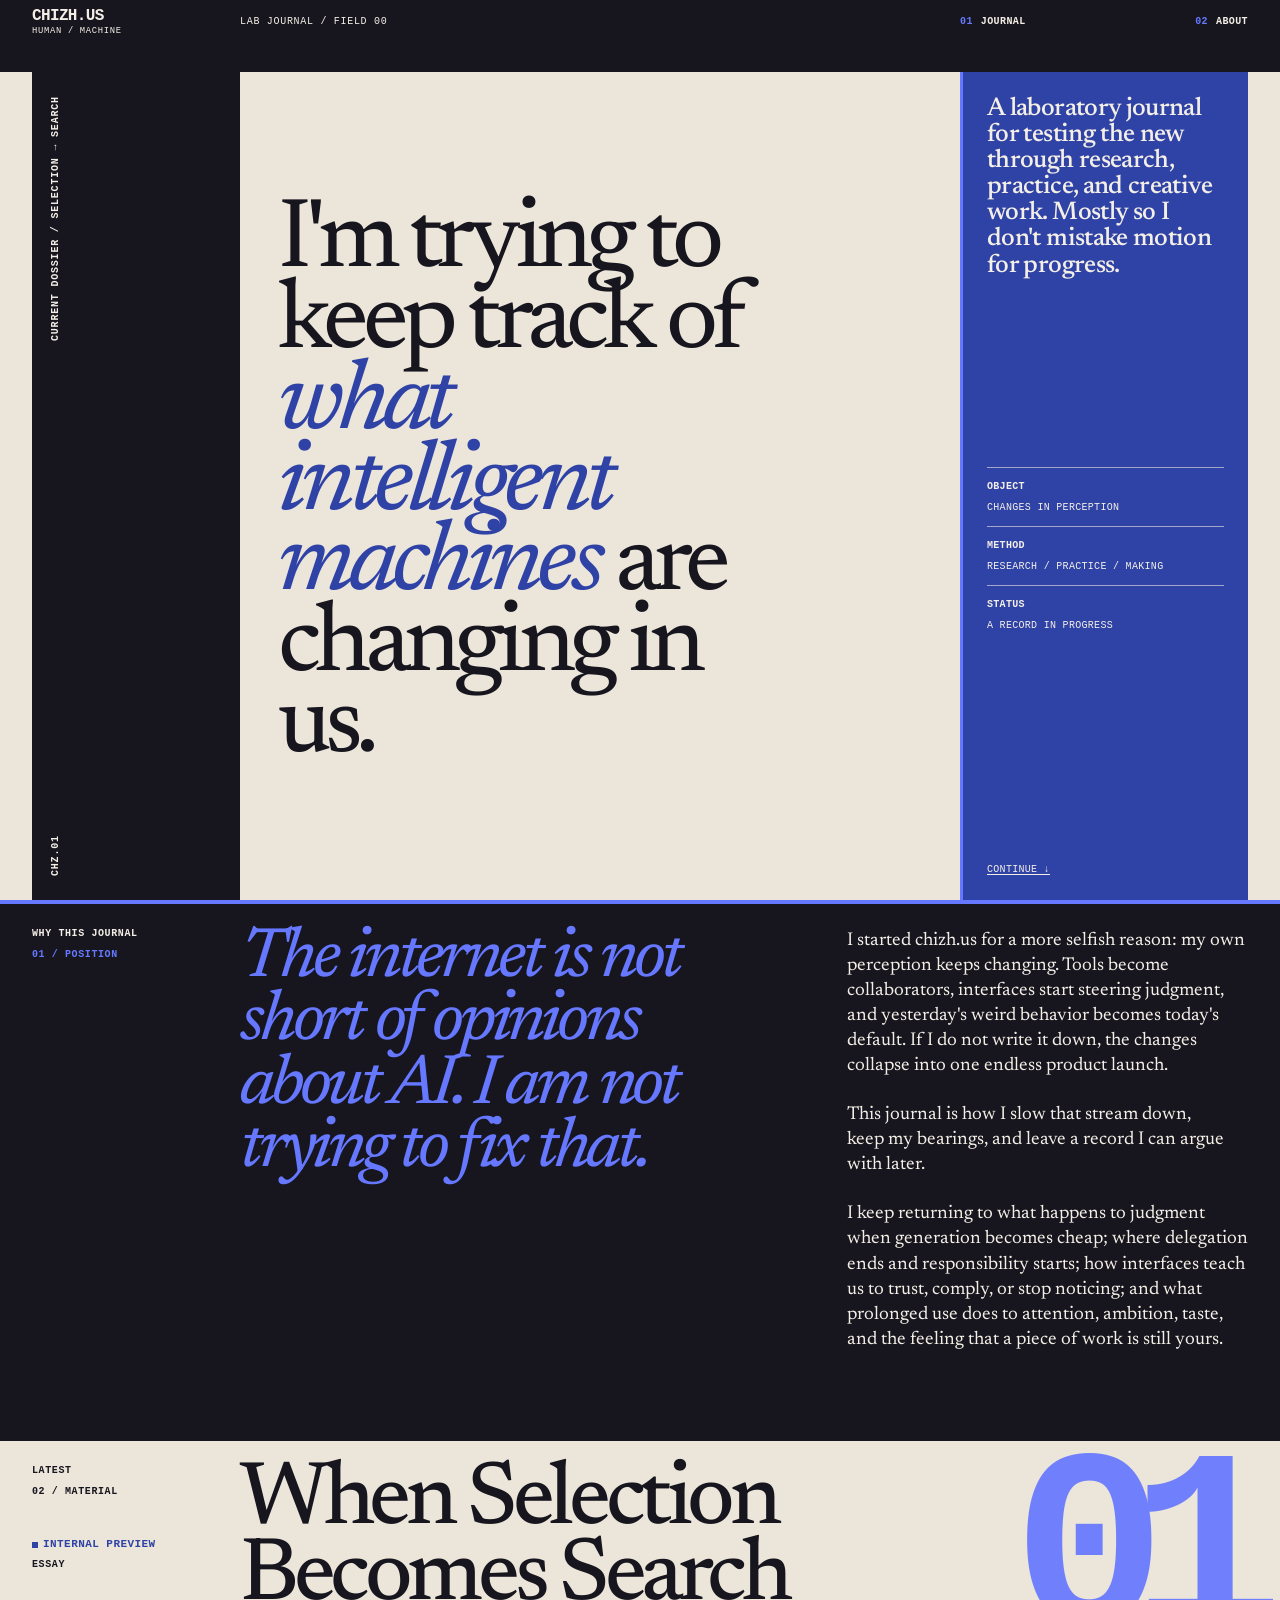
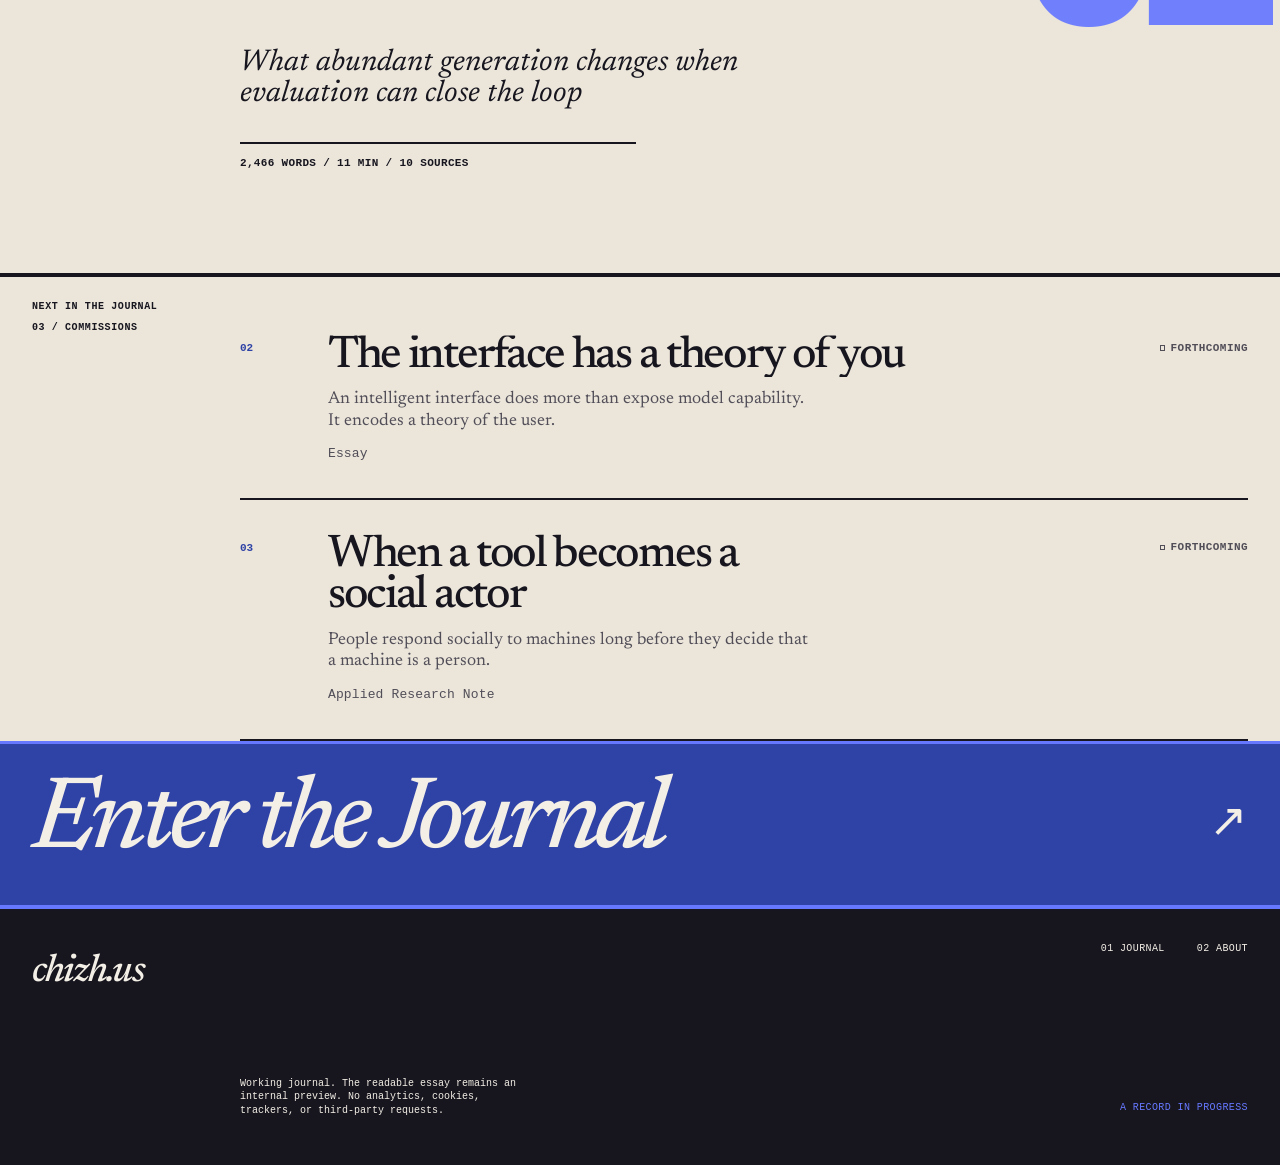
<file: index.html>
<!DOCTYPE html><html lang="en"><head><meta charset="utf-8"><meta name="viewport" content="width=device-width, initial-scale=1"><meta name="color-scheme" content="light"><title>chizh.us: Iurii Chizh’s human-machine laboratory journal</title><meta name="description" content="Iurii Chizh's laboratory journal for tracking what intelligent machines change in us through research, practice, and creative work."><meta name="author" content="Iurii Chizh"><link rel="canonical" href="https://ichizh8.github.io/"><meta property="og:type" content="website"><meta property="og:site_name" content="chizh.us"><meta property="og:title" content="chizh.us: Iurii Chizh’s human-machine laboratory journal"><meta property="og:description" content="Iurii Chizh's laboratory journal for tracking what intelligent machines change in us through research, practice, and creative work."><meta property="og:url" content="https://ichizh8.github.io/"><link rel="icon" href="/favicon.svg" type="image/svg+xml"><link rel="stylesheet" href="/_astro/Base.BdLBp18c.css"></head><body class="is-home"><a class="skip-link" href="#main">Skip to content</a><header class="masthead"><div class="shell masthead__inner"><a class="brand" href="/" aria-label="chizh.us home"><span>chizh.us</span><small>human / machine</small></a><p class="masthead__register" aria-hidden="true">LAB JOURNAL / FIELD 00</p><nav class="nav" aria-label="Primary"><a class="nav__link" href="/journal"><span aria-hidden="true">01</span>Journal</a><a class="nav__link" href="/about"><span aria-hidden="true">02</span>About</a></nav></div></header><main id="main" class="shell page" tabindex="-1"><section class="home-hero"><div class="home-hero__code" aria-hidden="true"><span>CHZ.01</span><span>CURRENT DOSSIER / Selection → Search</span></div><h1 class="home-hero__title"><span class="home-hero__title-group" data-motion-reveal="hero-title">I'm trying to keep track of </span><span class="home-hero__title-group" data-motion-reveal="hero-title"><em>what intelligent machines</em> </span><span class="home-hero__title-group" data-motion-reveal="hero-title">are changing in us.</span></h1><aside class="home-hero__aside"><p>A laboratory journal for testing the new through research, practice, and creative work. Mostly so I don&#39;t mistake motion for progress.</p><dl><div><dt>Object</dt><dd>Changes in perception</dd></div><div><dt>Method</dt><dd>Research / practice / making</dd></div><div><dt>Status</dt><dd>A record in progress</dd></div></dl><a href="#latest">Continue ↓</a></aside></section><section class="home-why" aria-labelledby="why-title"><header class="home-why__register"><h2 id="why-title">Why this journal</h2><span aria-hidden="true">01 / POSITION</span></header><div class="home-why__body"><p class="home-why__lead">The internet is not short of opinions about AI. I am not trying to fix that.</p><div class="home-why__copy"><p>I started chizh.us for a more selfish reason: my own perception keeps changing. Tools become collaborators, interfaces start steering judgment, and yesterday's weird behavior becomes today's default. If I do not write it down, the changes collapse into one endless product launch.</p><p>This journal is how I slow that stream down, keep my bearings, and leave a record I can argue with later.</p><p>I keep returning to what happens to judgment when generation becomes cheap; where delegation ends and responsibility starts; how interfaces teach us to trust, comply, or stop noticing; and what prolonged use does to attention, ambition, taste, and the feeling that a piece of work is still yours.</p></div></div></section><section class="home-latest" id="latest" aria-labelledby="latest-title"><header class="home-latest__register"><h2 id="latest-title">Latest</h2><span aria-hidden="true">02 / MATERIAL</span><div><span class="mark mark--preview">Internal preview</span><span>Essay</span></div></header><article class="featured"><p class="featured__number" aria-hidden="true">01</p><div class="featured__body"><h3 class="featured__title"><a href="/journal/when-selection-becomes-search">When Selection Becomes Search</a></h3><p class="featured__deck">What abundant generation changes when evaluation can close the loop</p><p class="featured__meta meta">2,466 words / 11 min / 10 sources</p></div></article></section><section class="home-more" aria-labelledby="next-title"><header class="home-more__register"><h2 id="next-title">Next in the journal</h2><span aria-hidden="true">03 / COMMISSIONS</span></header><ol class="journal" aria-label="More from the journal"><li class="entry" id="the-interface-has-a-theory-of-you" data-entry data-motion-row="entry" data-format="essay" data-title="The interface has a theory of you"><div class="entry__inner"><span class="entry__num motion-row-title" aria-hidden="true">02</span><span><span class="entry__title motion-row-title">The interface has a theory of you</span><span class="entry__deck">An intelligent interface does more than expose model capability. It encodes a theory of the user.</span><span class="entry__meta meta">Essay</span></span><span class="entry__aside"><span class="mark mark--forthcoming">Forthcoming</span></span></div></li><li class="entry" id="when-a-tool-becomes-a-social-actor" data-entry data-motion-row="entry" data-format="applied-research-note" data-title="When a tool becomes a social actor"><div class="entry__inner"><span class="entry__num motion-row-title" aria-hidden="true">03</span><span><span class="entry__title motion-row-title">When a tool becomes a social actor</span><span class="entry__deck">People respond socially to machines long before they decide that a machine is a person.</span><span class="entry__meta meta">Applied Research Note</span></span><span class="entry__aside"><span class="mark mark--forthcoming">Forthcoming</span></span></div></li></ol></section><a class="home-index" href="/journal"><span>Enter the Journal</span><span aria-hidden="true">↗︎</span></a></main><footer class="shell footer"><a class="footer__mark" href="/">chizh.us</a><nav class="footer__nav" aria-label="Footer"><a href="/journal">01 Journal</a><a href="/about">02 About</a></nav><p class="footer__note">Working journal. The readable essay remains an internal preview. No analytics, cookies, trackers, or third-party requests.</p><p class="footer__signoff" aria-hidden="true">A record in progress</p></footer><script type="module" src="/_astro/Base.astro_astro_type_script_index_0_lang.D9uWhnz6.js"></script></body></html>
</file>
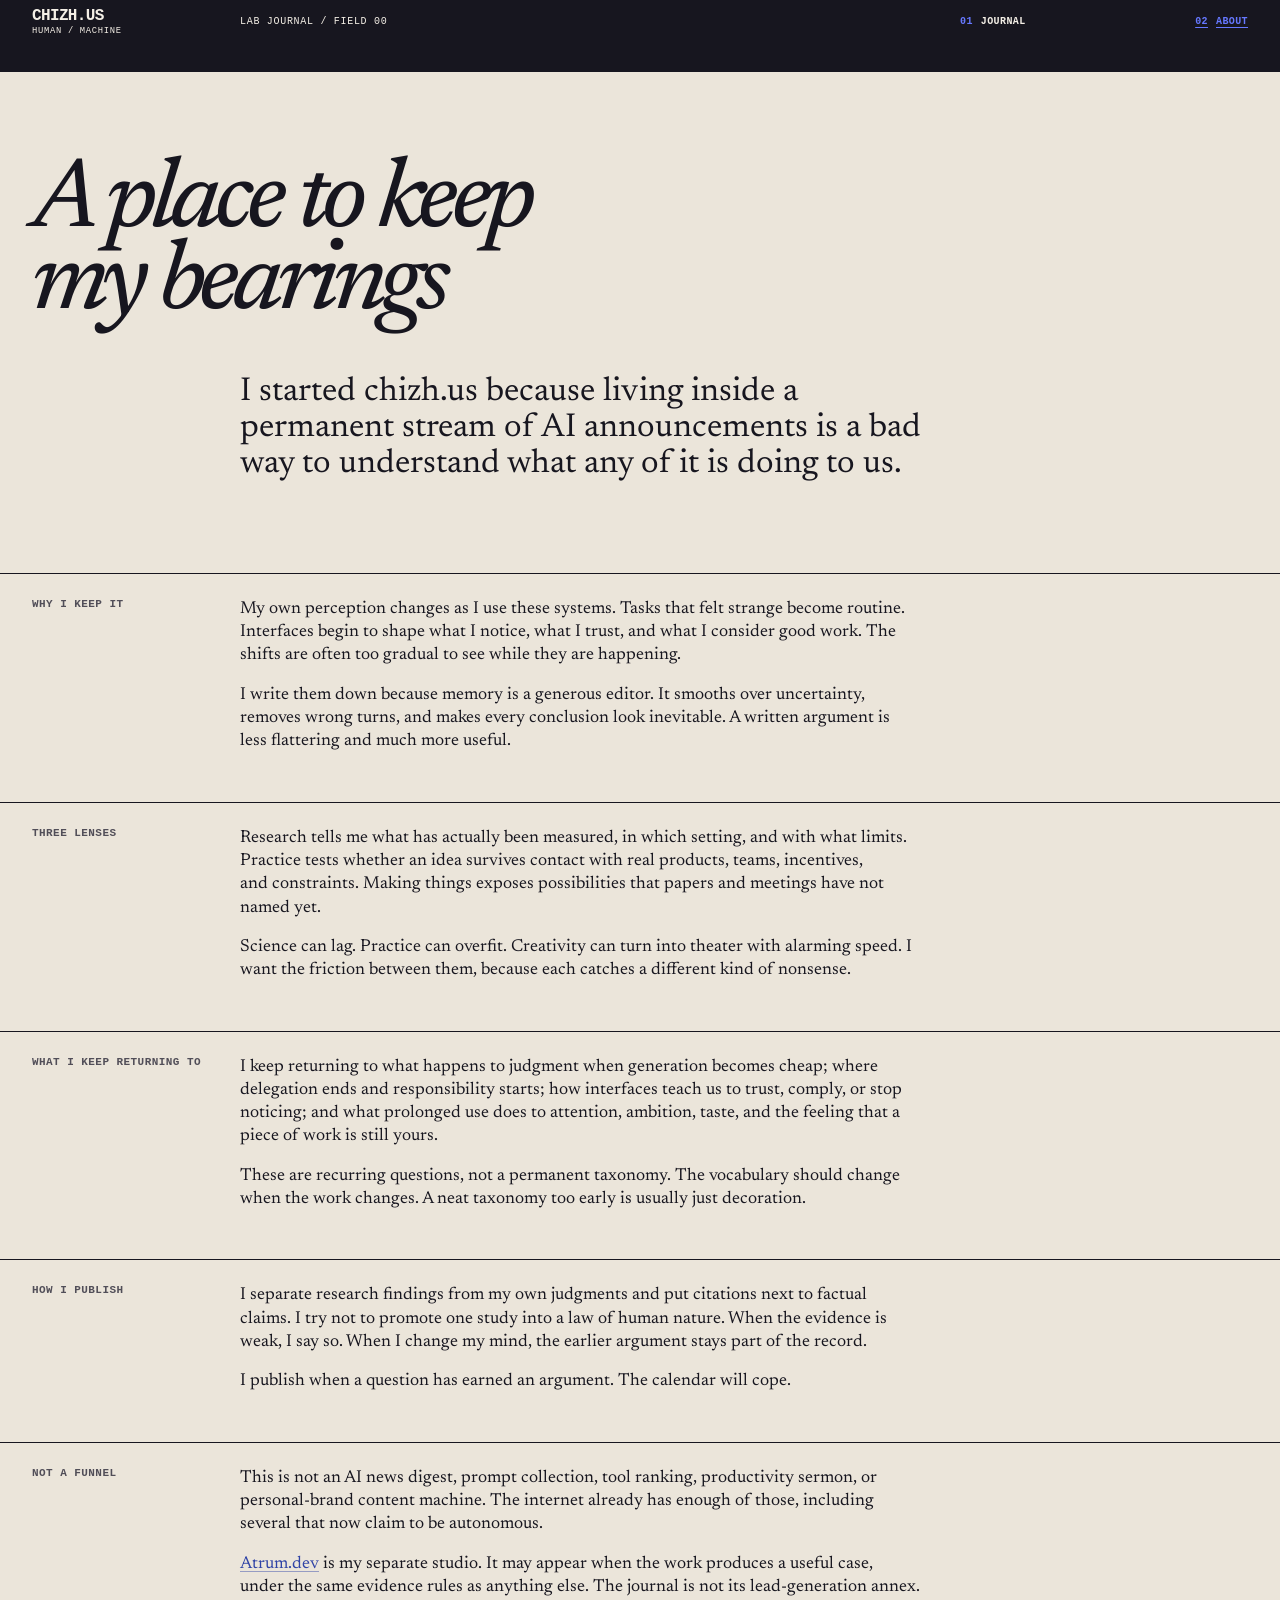
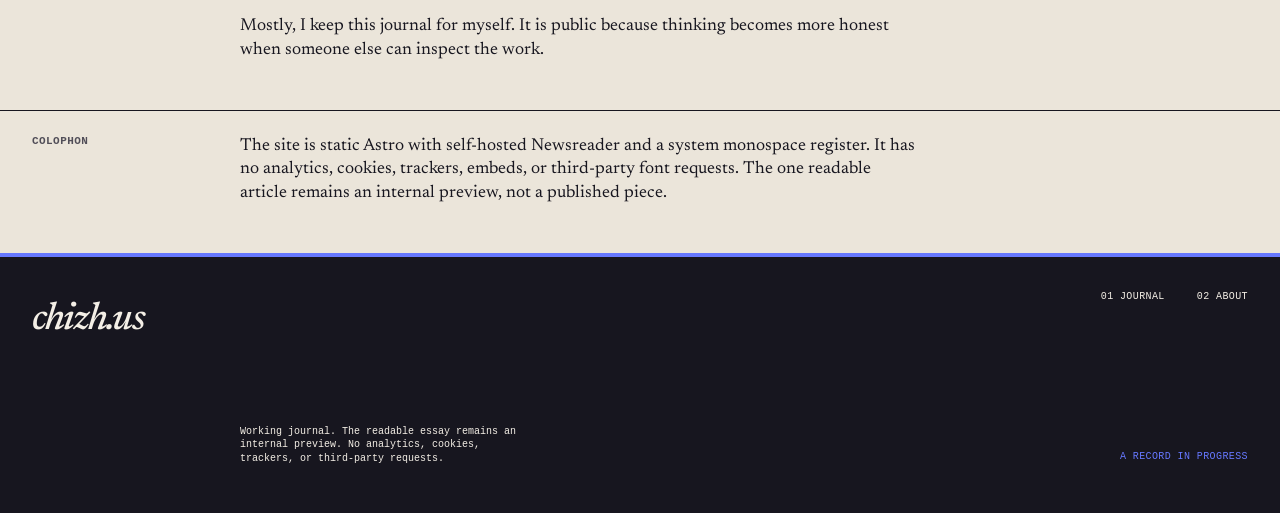
<file: about/index.html>
<!DOCTYPE html><html lang="en"><head><meta charset="utf-8"><meta name="viewport" content="width=device-width, initial-scale=1"><meta name="color-scheme" content="light"><title>About · chizh.us</title><meta name="description" content="Why Iurii Chizh keeps a laboratory journal about life and work with intelligent machines."><meta name="author" content="Iurii Chizh"><link rel="canonical" href="https://ichizh8.github.io/about/"><meta property="og:type" content="website"><meta property="og:site_name" content="chizh.us"><meta property="og:title" content="About · chizh.us"><meta property="og:description" content="Why Iurii Chizh keeps a laboratory journal about life and work with intelligent machines."><meta property="og:url" content="https://ichizh8.github.io/about/"><link rel="icon" href="/favicon.svg" type="image/svg+xml"><link rel="stylesheet" href="/_astro/Base.BdLBp18c.css"><link rel="stylesheet" href="/_astro/about._Ge1mNX3.css"></head><body><a class="skip-link" href="#main">Skip to content</a><header class="masthead"><div class="shell masthead__inner"><a class="brand" href="/" aria-label="chizh.us home"><span>chizh.us</span><small>human / machine</small></a><p class="masthead__register" aria-hidden="true">LAB JOURNAL / FIELD 00</p><nav class="nav" aria-label="Primary"><a class="nav__link" href="/journal"><span aria-hidden="true">01</span>Journal</a><a class="nav__link" href="/about" aria-current="page"><span aria-hidden="true">02</span>About</a></nav></div></header><main id="main" class="shell page" tabindex="-1"><header class="about-header" data-astro-cid-ta2fbyqs><h1 class="about-header__title" data-astro-cid-ta2fbyqs>A place to keep my bearings</h1><p class="about-header__lede" data-astro-cid-ta2fbyqs>I started chizh.us because living inside a permanent stream of AI announcements is a bad way to understand what any of it is doing to us.</p></header><section class="section section--tight" data-astro-cid-ta2fbyqs><div class="section__label" data-astro-cid-ta2fbyqs><h2 class="label" data-astro-cid-ta2fbyqs>Why I keep it</h2></div><div class="section__body prose-block" data-astro-cid-ta2fbyqs><p data-astro-cid-ta2fbyqs>My own perception changes as I use these systems. Tasks that felt strange become routine. Interfaces begin to shape what I notice, what I trust, and what I consider good work. The shifts are often too gradual to see while they are happening.</p><p data-astro-cid-ta2fbyqs>I write them down because memory is a generous editor. It smooths over uncertainty, removes wrong turns, and makes every conclusion look inevitable. A written argument is less flattering and much more useful.</p></div></section><section class="section" data-astro-cid-ta2fbyqs><div class="section__label" data-astro-cid-ta2fbyqs><h2 class="label" data-astro-cid-ta2fbyqs>Three lenses</h2></div><div class="section__body prose-block" data-astro-cid-ta2fbyqs><p data-astro-cid-ta2fbyqs>Research tells me what has actually been measured, in which setting, and with what limits. Practice tests whether an idea survives contact with real products, teams, incentives, and constraints. Making things exposes possibilities that papers and meetings have not named yet.</p><p data-astro-cid-ta2fbyqs>Science can lag. Practice can overfit. Creativity can turn into theater with alarming speed. I want the friction between them, because each catches a different kind of nonsense.</p></div></section><section class="section" data-astro-cid-ta2fbyqs><div class="section__label" data-astro-cid-ta2fbyqs><h2 class="label" data-astro-cid-ta2fbyqs>What I keep returning to</h2></div><div class="section__body prose-block" data-astro-cid-ta2fbyqs><p data-astro-cid-ta2fbyqs>I keep returning to what happens to judgment when generation becomes cheap; where delegation ends and responsibility starts; how interfaces teach us to trust, comply, or stop noticing; and what prolonged use does to attention, ambition, taste, and the feeling that a piece of work is still yours.</p><p data-astro-cid-ta2fbyqs>These are recurring questions, not a permanent taxonomy. The vocabulary should change when the work changes. A neat taxonomy too early is usually just decoration.</p></div></section><section class="section" data-astro-cid-ta2fbyqs><div class="section__label" data-astro-cid-ta2fbyqs><h2 class="label" data-astro-cid-ta2fbyqs>How I publish</h2></div><div class="section__body prose-block" data-astro-cid-ta2fbyqs><p data-astro-cid-ta2fbyqs>I separate research findings from my own judgments and put citations next to factual claims. I try not to promote one study into a law of human nature. When the evidence is weak, I say so. When I change my mind, the earlier argument stays part of the record.</p><p data-astro-cid-ta2fbyqs>I publish when a question has earned an argument. The calendar will cope.</p></div></section><section class="section" data-astro-cid-ta2fbyqs><div class="section__label" data-astro-cid-ta2fbyqs><h2 class="label" data-astro-cid-ta2fbyqs>Not a funnel</h2></div><div class="section__body prose-block" data-astro-cid-ta2fbyqs><p data-astro-cid-ta2fbyqs>This is not an AI news digest, prompt collection, tool ranking, productivity sermon, or personal-brand content machine. The internet already has enough of those, including several that now claim to be autonomous.</p><p data-astro-cid-ta2fbyqs><a href="https://atrum.dev" rel="noopener noreferrer" data-astro-cid-ta2fbyqs>Atrum.dev</a> is my separate studio. It may appear when the work produces a useful case, under the same evidence rules as anything else. The journal is not its lead-generation annex.</p><p data-astro-cid-ta2fbyqs>Mostly, I keep this journal for myself. It is public because thinking becomes more honest when someone else can inspect the work.</p></div></section><section class="section" data-astro-cid-ta2fbyqs><div class="section__label" data-astro-cid-ta2fbyqs><h2 class="label" data-astro-cid-ta2fbyqs>Colophon</h2></div><div class="section__body prose-block" data-astro-cid-ta2fbyqs><p data-astro-cid-ta2fbyqs>The site is static Astro with self-hosted Newsreader and a system monospace register. It has no analytics, cookies, trackers, embeds, or third-party font requests. The one readable article remains an internal preview, not a published piece.</p></div></section></main><footer class="shell footer"><a class="footer__mark" href="/">chizh.us</a><nav class="footer__nav" aria-label="Footer"><a href="/journal">01 Journal</a><a href="/about">02 About</a></nav><p class="footer__note">Working journal. The readable essay remains an internal preview. No analytics, cookies, trackers, or third-party requests.</p><p class="footer__signoff" aria-hidden="true">A record in progress</p></footer><script type="module" src="/_astro/Base.astro_astro_type_script_index_0_lang.D9uWhnz6.js"></script></body></html>
</file>
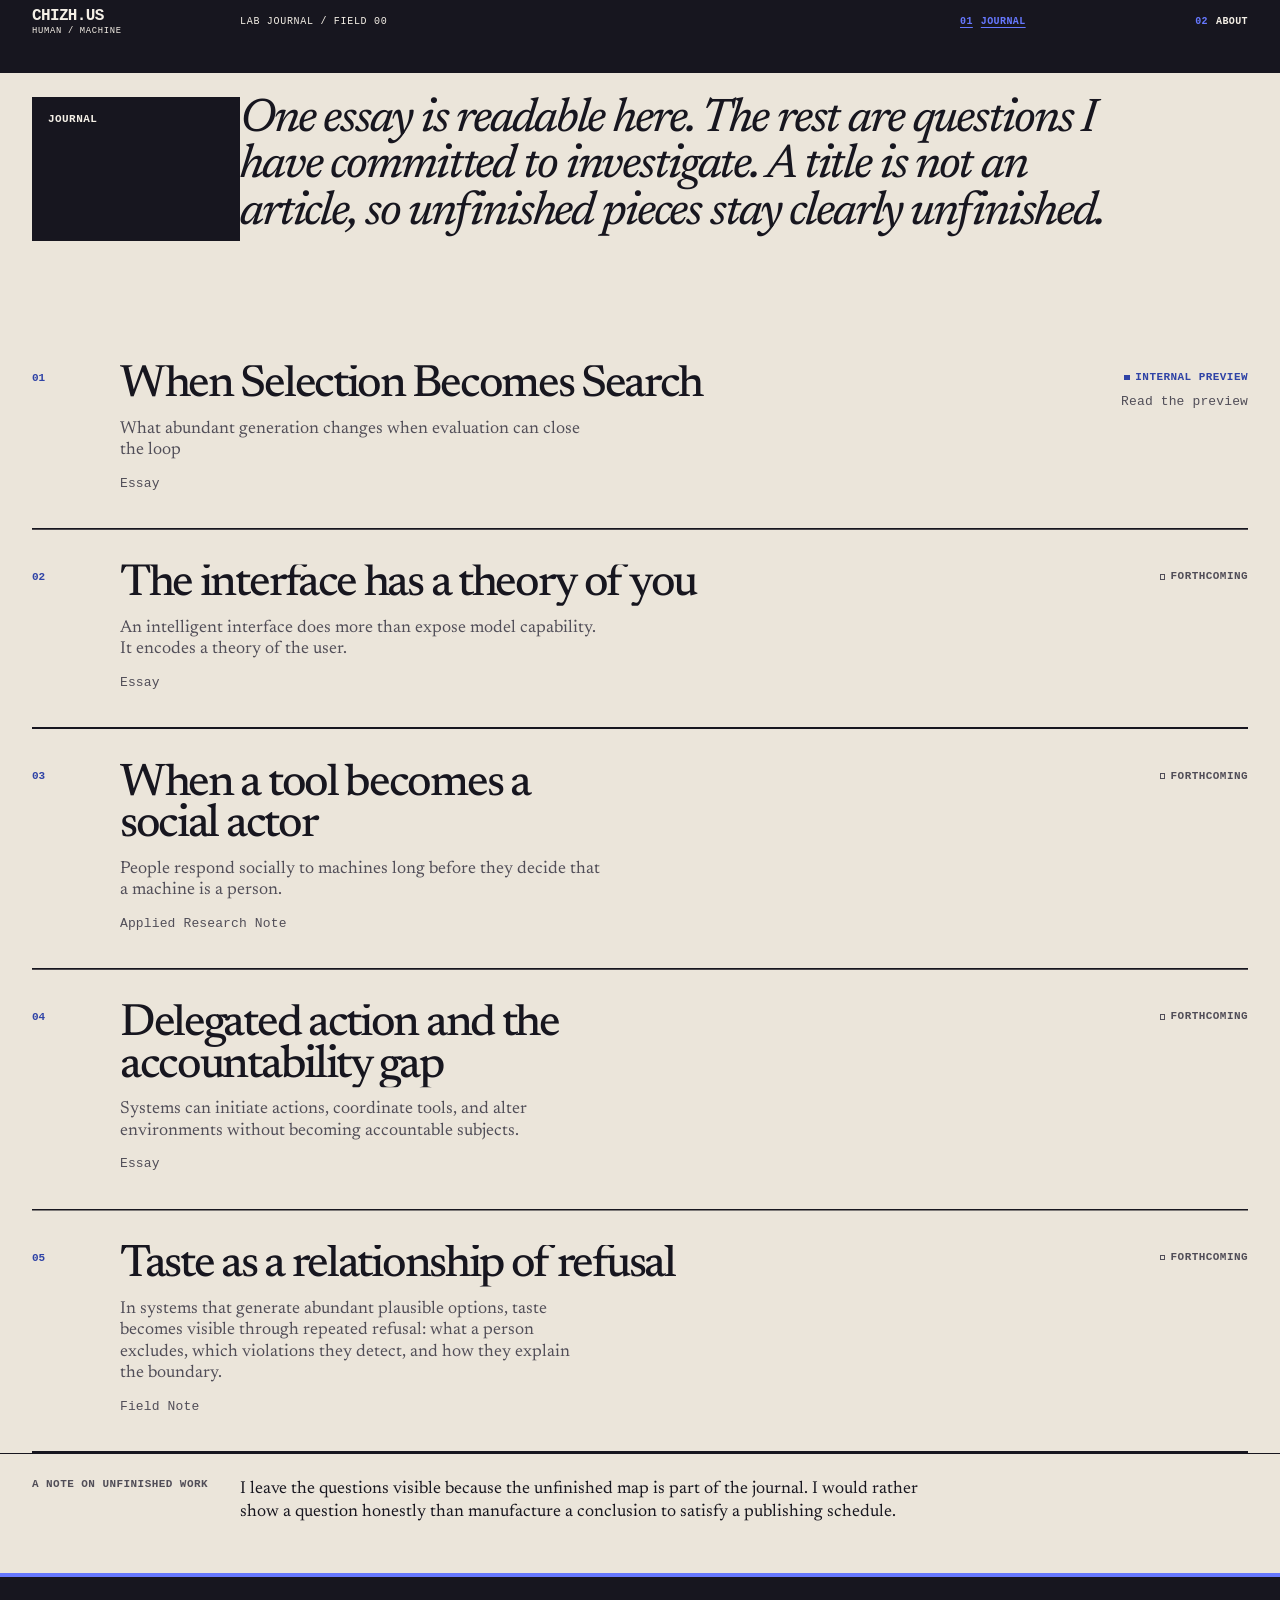
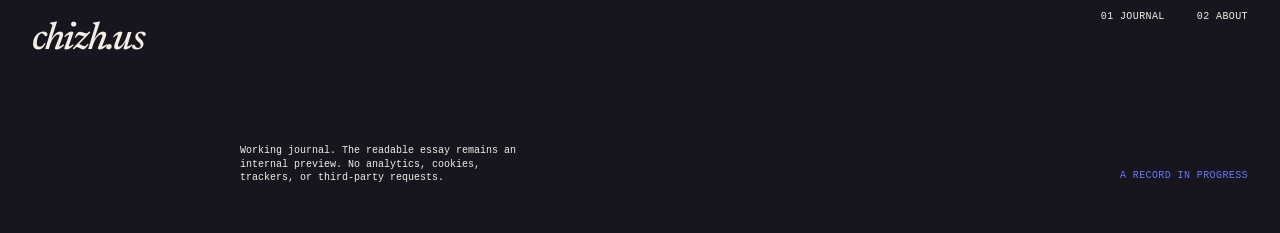
<file: journal/index.html>
<!DOCTYPE html><html lang="en"><head><meta charset="utf-8"><meta name="viewport" content="width=device-width, initial-scale=1"><meta name="color-scheme" content="light"><title>Journal · chizh.us</title><meta name="description" content="The working record of Iurii Chizh's questions and essays about life with intelligent machines."><meta name="author" content="Iurii Chizh"><link rel="canonical" href="https://ichizh8.github.io/journal/"><meta property="og:type" content="website"><meta property="og:site_name" content="chizh.us"><meta property="og:title" content="Journal · chizh.us"><meta property="og:description" content="The working record of Iurii Chizh's questions and essays about life with intelligent machines."><meta property="og:url" content="https://ichizh8.github.io/journal/"><link rel="icon" href="/favicon.svg" type="image/svg+xml"><link rel="stylesheet" href="/_astro/Base.BdLBp18c.css"></head><body><a class="skip-link" href="#main">Skip to content</a><header class="masthead"><div class="shell masthead__inner"><a class="brand" href="/" aria-label="chizh.us home"><span>chizh.us</span><small>human / machine</small></a><p class="masthead__register" aria-hidden="true">LAB JOURNAL / FIELD 00</p><nav class="nav" aria-label="Primary"><a class="nav__link" href="/journal" aria-current="page"><span aria-hidden="true">01</span>Journal</a><a class="nav__link" href="/about"><span aria-hidden="true">02</span>About</a></nav></div></header><main id="main" class="shell page" tabindex="-1"><section class="section section--head"><div class="section__label"><h1 class="label">Journal</h1></div><div class="section__body"><p class="prose-block">One essay is readable here. The rest are questions I have committed to investigate. A title is not an article, so unfinished pieces stay clearly unfinished.</p></div></section><ol class="journal" aria-label="Journal entries"><li class="entry" id="when-selection-becomes-search" data-entry data-motion-row="entry" data-format="essay" data-title="When Selection Becomes Search"><a class="entry__inner" href="/journal/when-selection-becomes-search"><span class="entry__num motion-row-title" aria-hidden="true">01</span><span><span class="entry__title motion-row-title">When Selection Becomes Search</span><span class="entry__deck">What abundant generation changes when evaluation can close the loop</span><span class="entry__meta meta">Essay</span></span><span class="entry__aside"><span class="mark mark--preview">Internal preview</span><span class="meta">Read the preview</span></span></a></li><li class="entry" id="the-interface-has-a-theory-of-you" data-entry data-motion-row="entry" data-format="essay" data-title="The interface has a theory of you"><div class="entry__inner"><span class="entry__num motion-row-title" aria-hidden="true">02</span><span><span class="entry__title motion-row-title">The interface has a theory of you</span><span class="entry__deck">An intelligent interface does more than expose model capability. It encodes a theory of the user.</span><span class="entry__meta meta">Essay</span></span><span class="entry__aside"><span class="mark mark--forthcoming">Forthcoming</span></span></div></li><li class="entry" id="when-a-tool-becomes-a-social-actor" data-entry data-motion-row="entry" data-format="applied-research-note" data-title="When a tool becomes a social actor"><div class="entry__inner"><span class="entry__num motion-row-title" aria-hidden="true">03</span><span><span class="entry__title motion-row-title">When a tool becomes a social actor</span><span class="entry__deck">People respond socially to machines long before they decide that a machine is a person.</span><span class="entry__meta meta">Applied Research Note</span></span><span class="entry__aside"><span class="mark mark--forthcoming">Forthcoming</span></span></div></li><li class="entry" id="delegated-action-and-the-accountability-gap" data-entry data-motion-row="entry" data-format="essay" data-title="Delegated action and the accountability gap"><div class="entry__inner"><span class="entry__num motion-row-title" aria-hidden="true">04</span><span><span class="entry__title motion-row-title">Delegated action and the accountability gap</span><span class="entry__deck">Systems can initiate actions, coordinate tools, and alter environments without becoming accountable subjects.</span><span class="entry__meta meta">Essay</span></span><span class="entry__aside"><span class="mark mark--forthcoming">Forthcoming</span></span></div></li><li class="entry" id="taste-as-a-relationship-of-refusal" data-entry data-motion-row="entry" data-format="field-note" data-title="Taste as a relationship of refusal"><div class="entry__inner"><span class="entry__num motion-row-title" aria-hidden="true">05</span><span><span class="entry__title motion-row-title">Taste as a relationship of refusal</span><span class="entry__deck">In systems that generate abundant plausible options, taste becomes visible through repeated refusal: what a person excludes, which violations they detect, and how they explain the boundary.</span><span class="entry__meta meta">Field Note</span></span><span class="entry__aside"><span class="mark mark--forthcoming">Forthcoming</span></span></div></li></ol><section class="section"><div class="section__label"><h2 class="label">A note on unfinished work</h2></div><div class="section__body prose-block"><p>I leave the questions visible because the unfinished map is part of the journal. I would rather show a question honestly than manufacture a conclusion to satisfy a publishing schedule.</p></div></section></main><footer class="shell footer"><a class="footer__mark" href="/">chizh.us</a><nav class="footer__nav" aria-label="Footer"><a href="/journal">01 Journal</a><a href="/about">02 About</a></nav><p class="footer__note">Working journal. The readable essay remains an internal preview. No analytics, cookies, trackers, or third-party requests.</p><p class="footer__signoff" aria-hidden="true">A record in progress</p></footer><script type="module" src="/_astro/Base.astro_astro_type_script_index_0_lang.D9uWhnz6.js"></script></body></html>
</file>
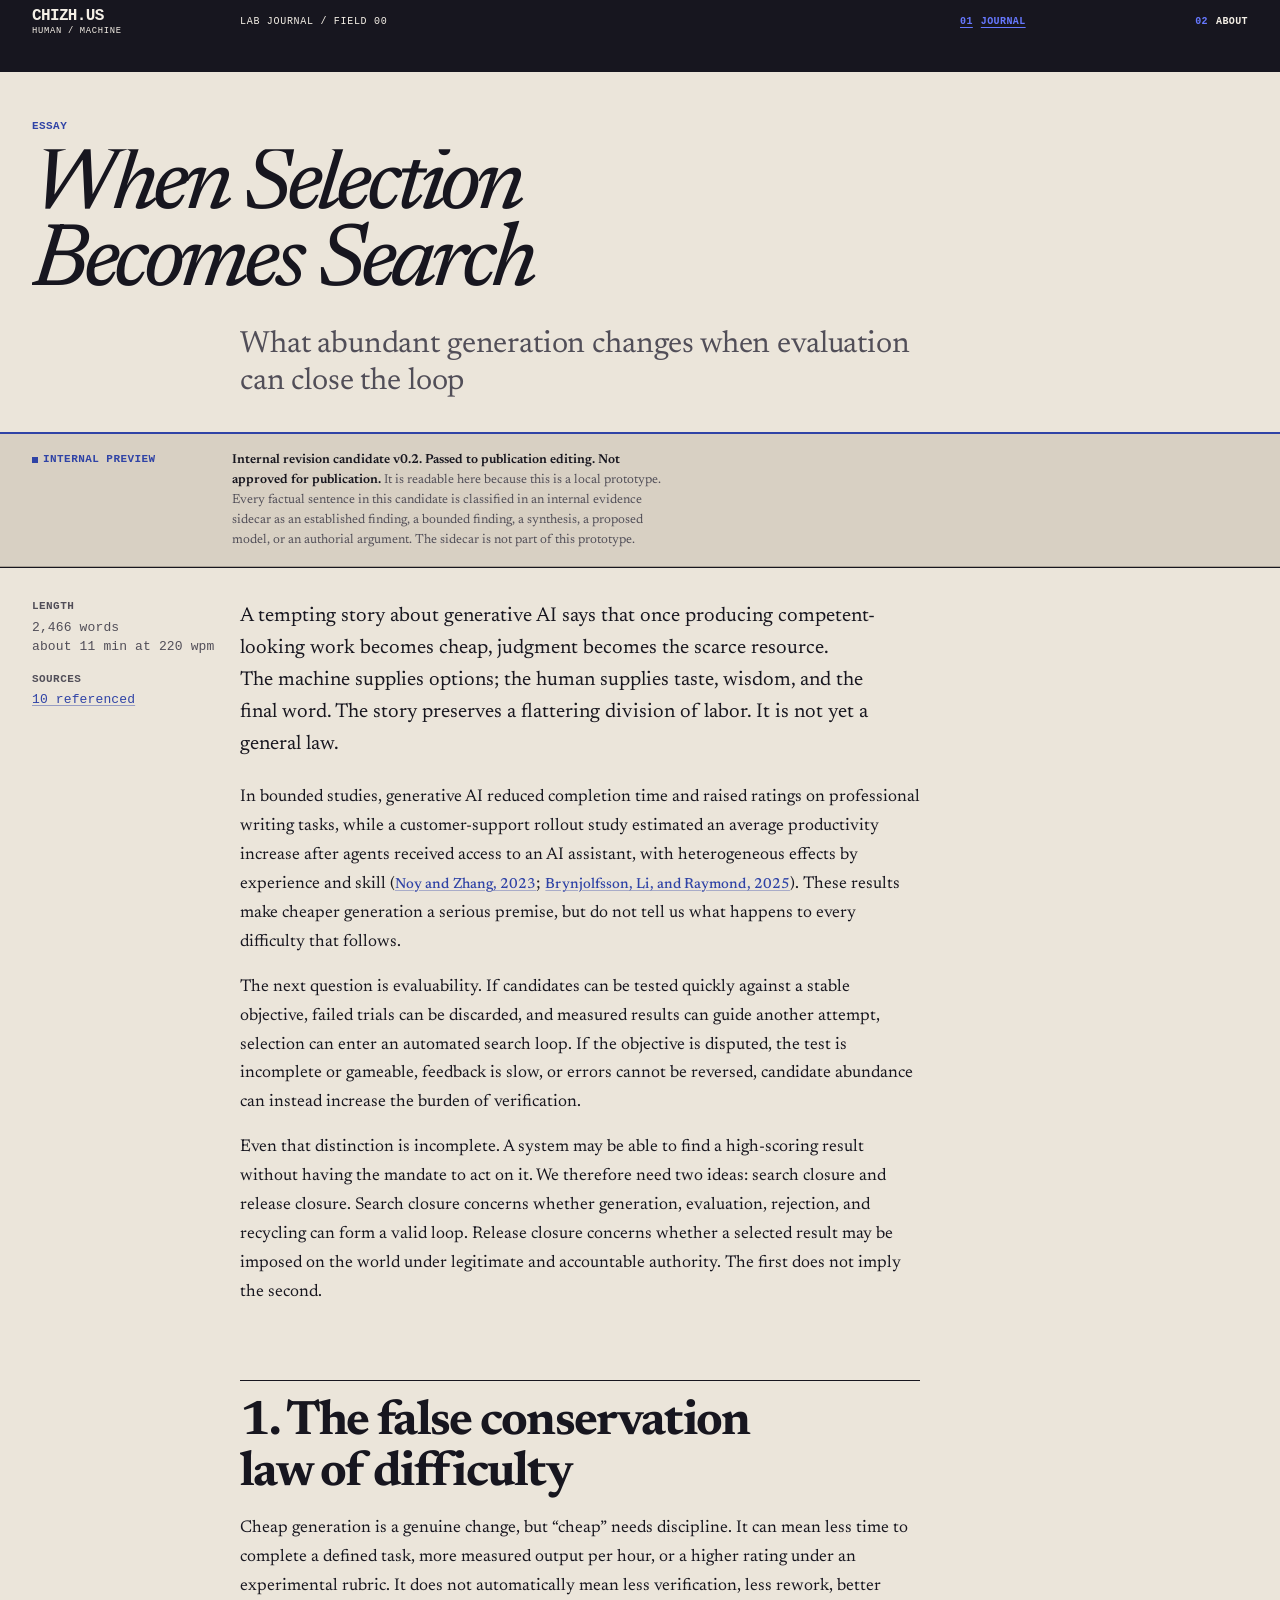
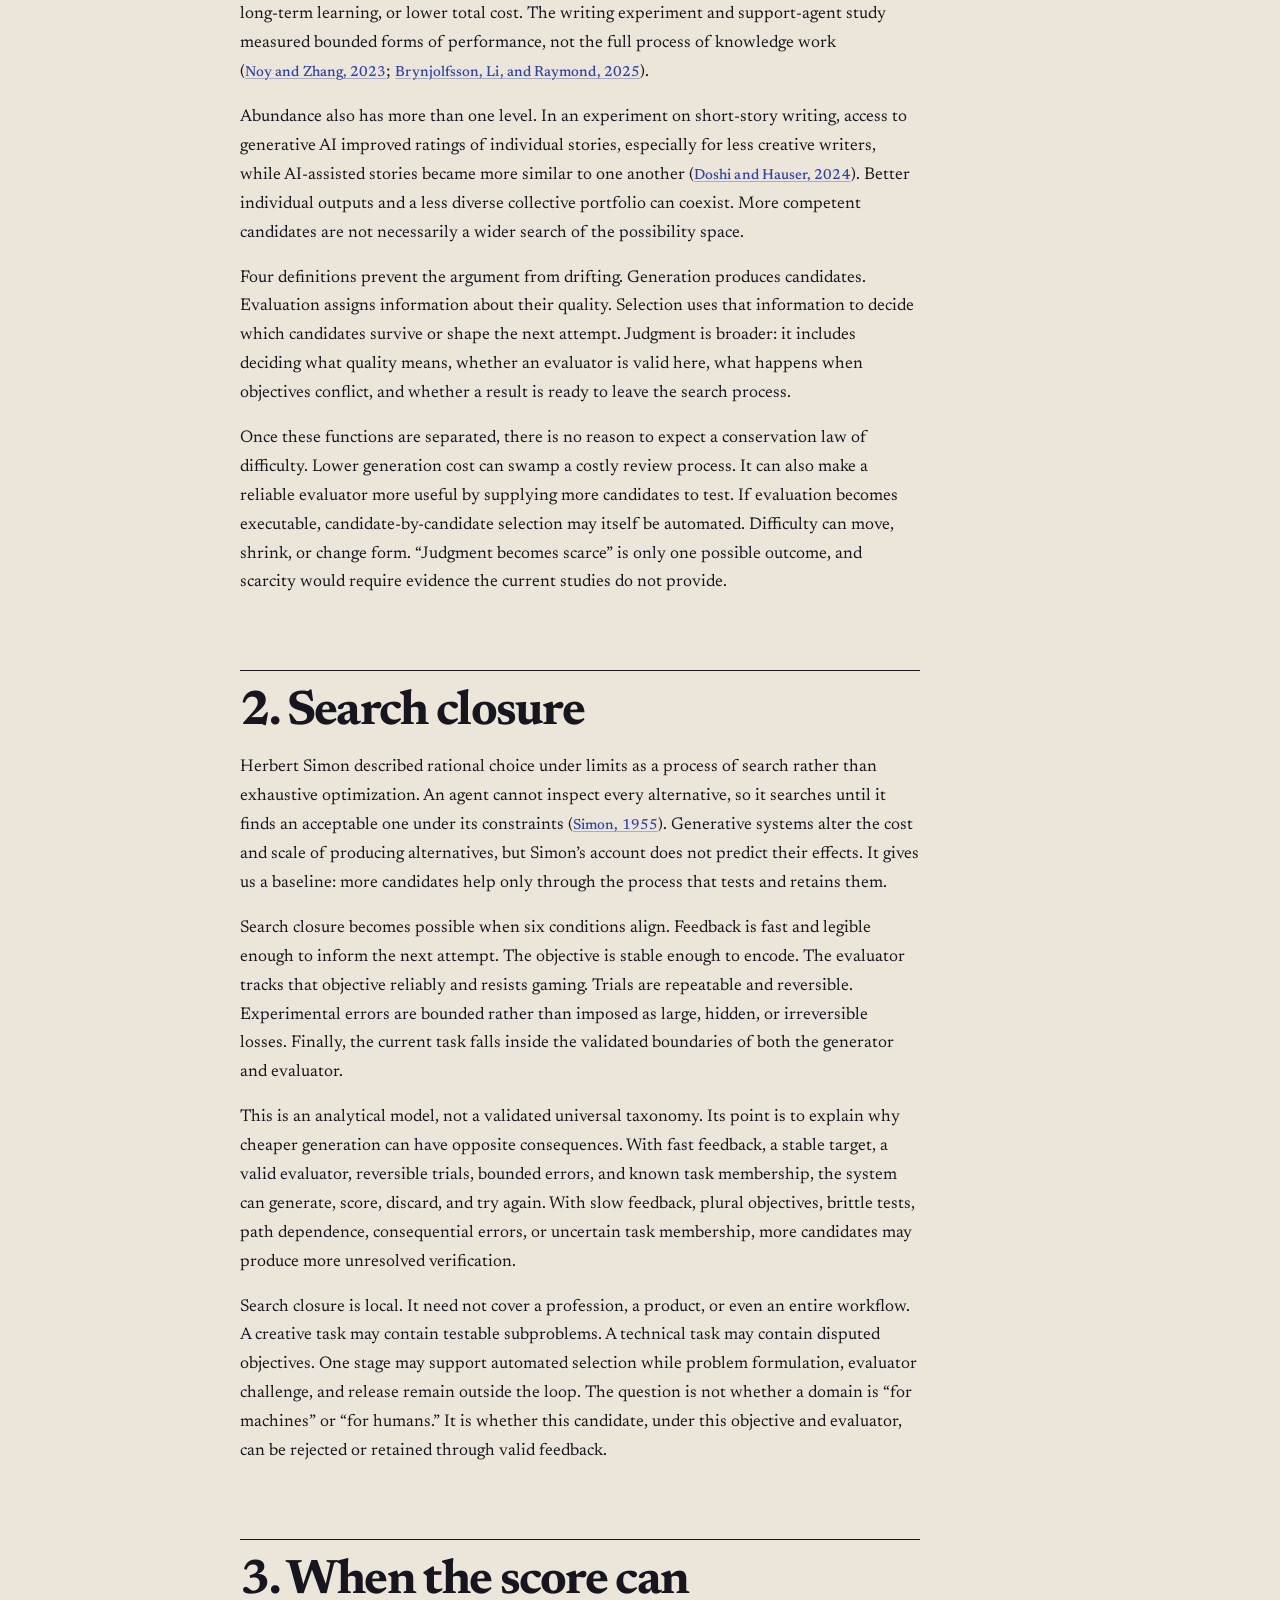
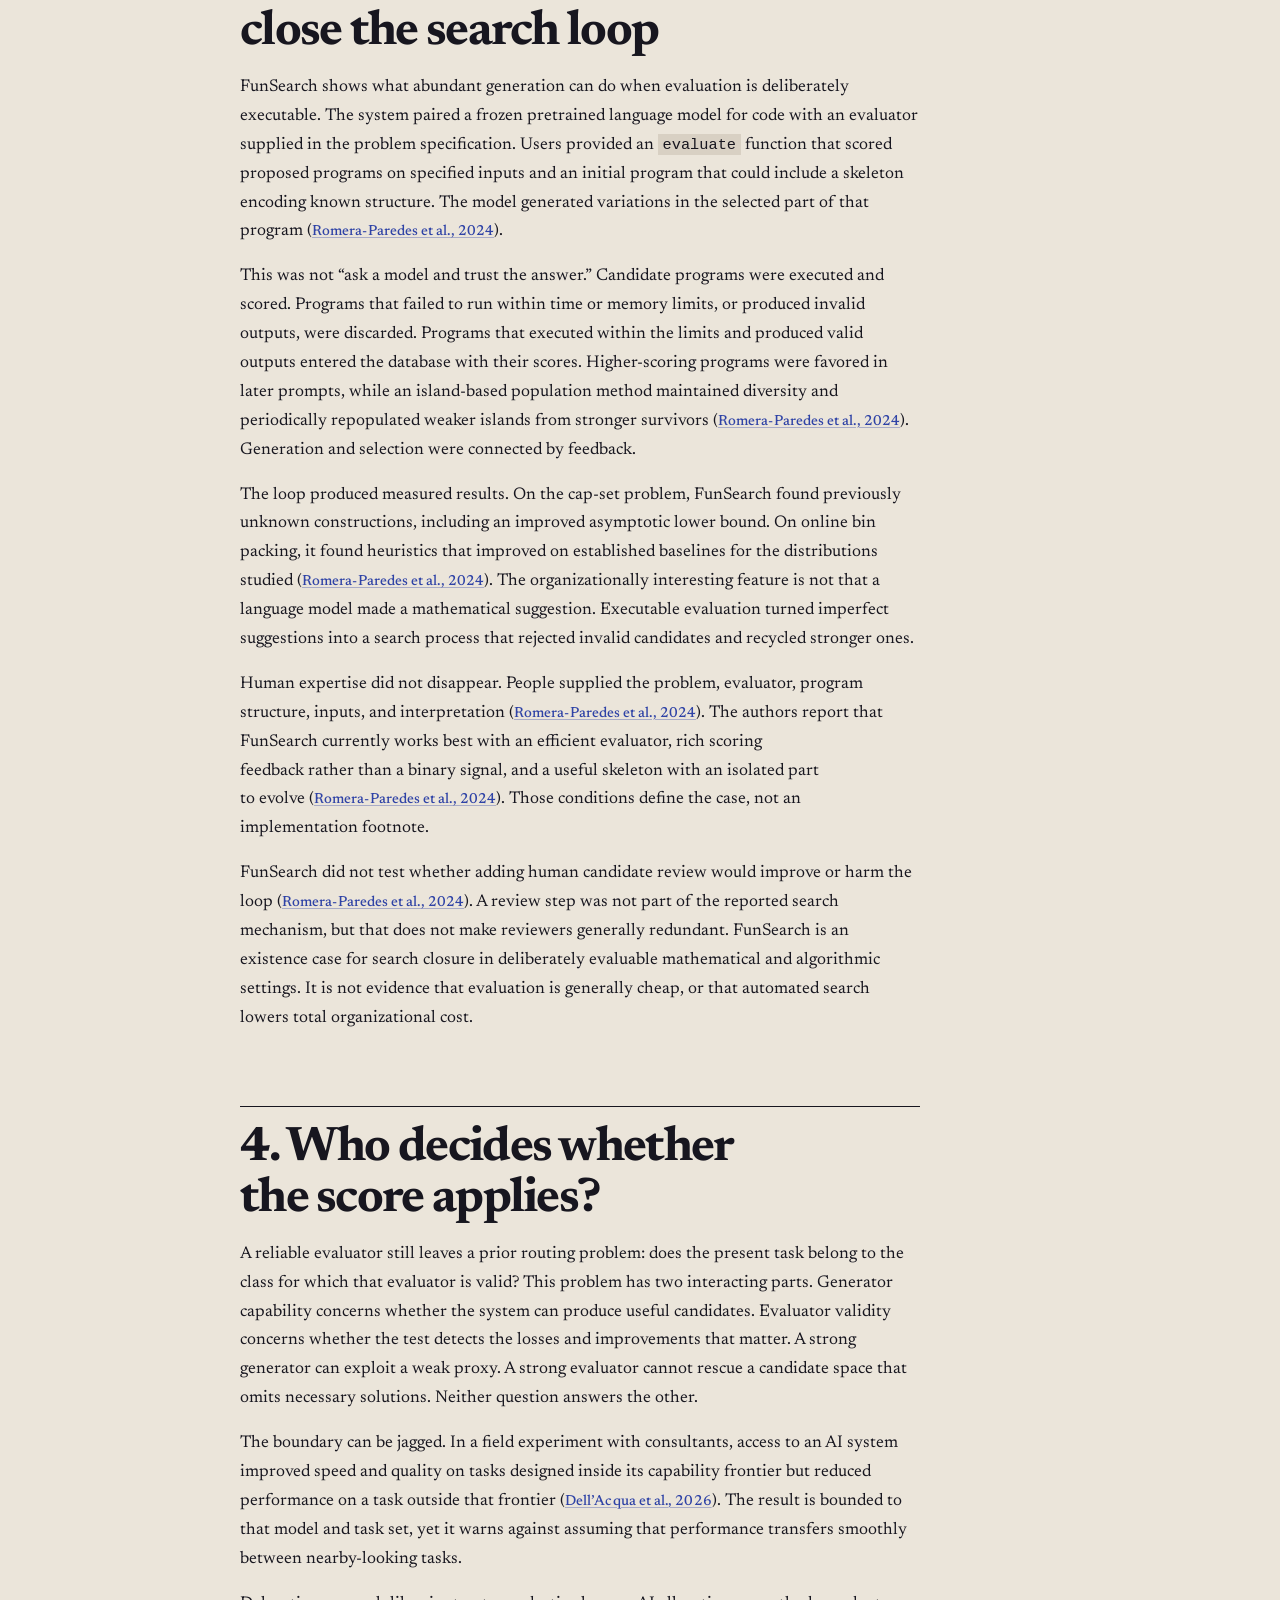
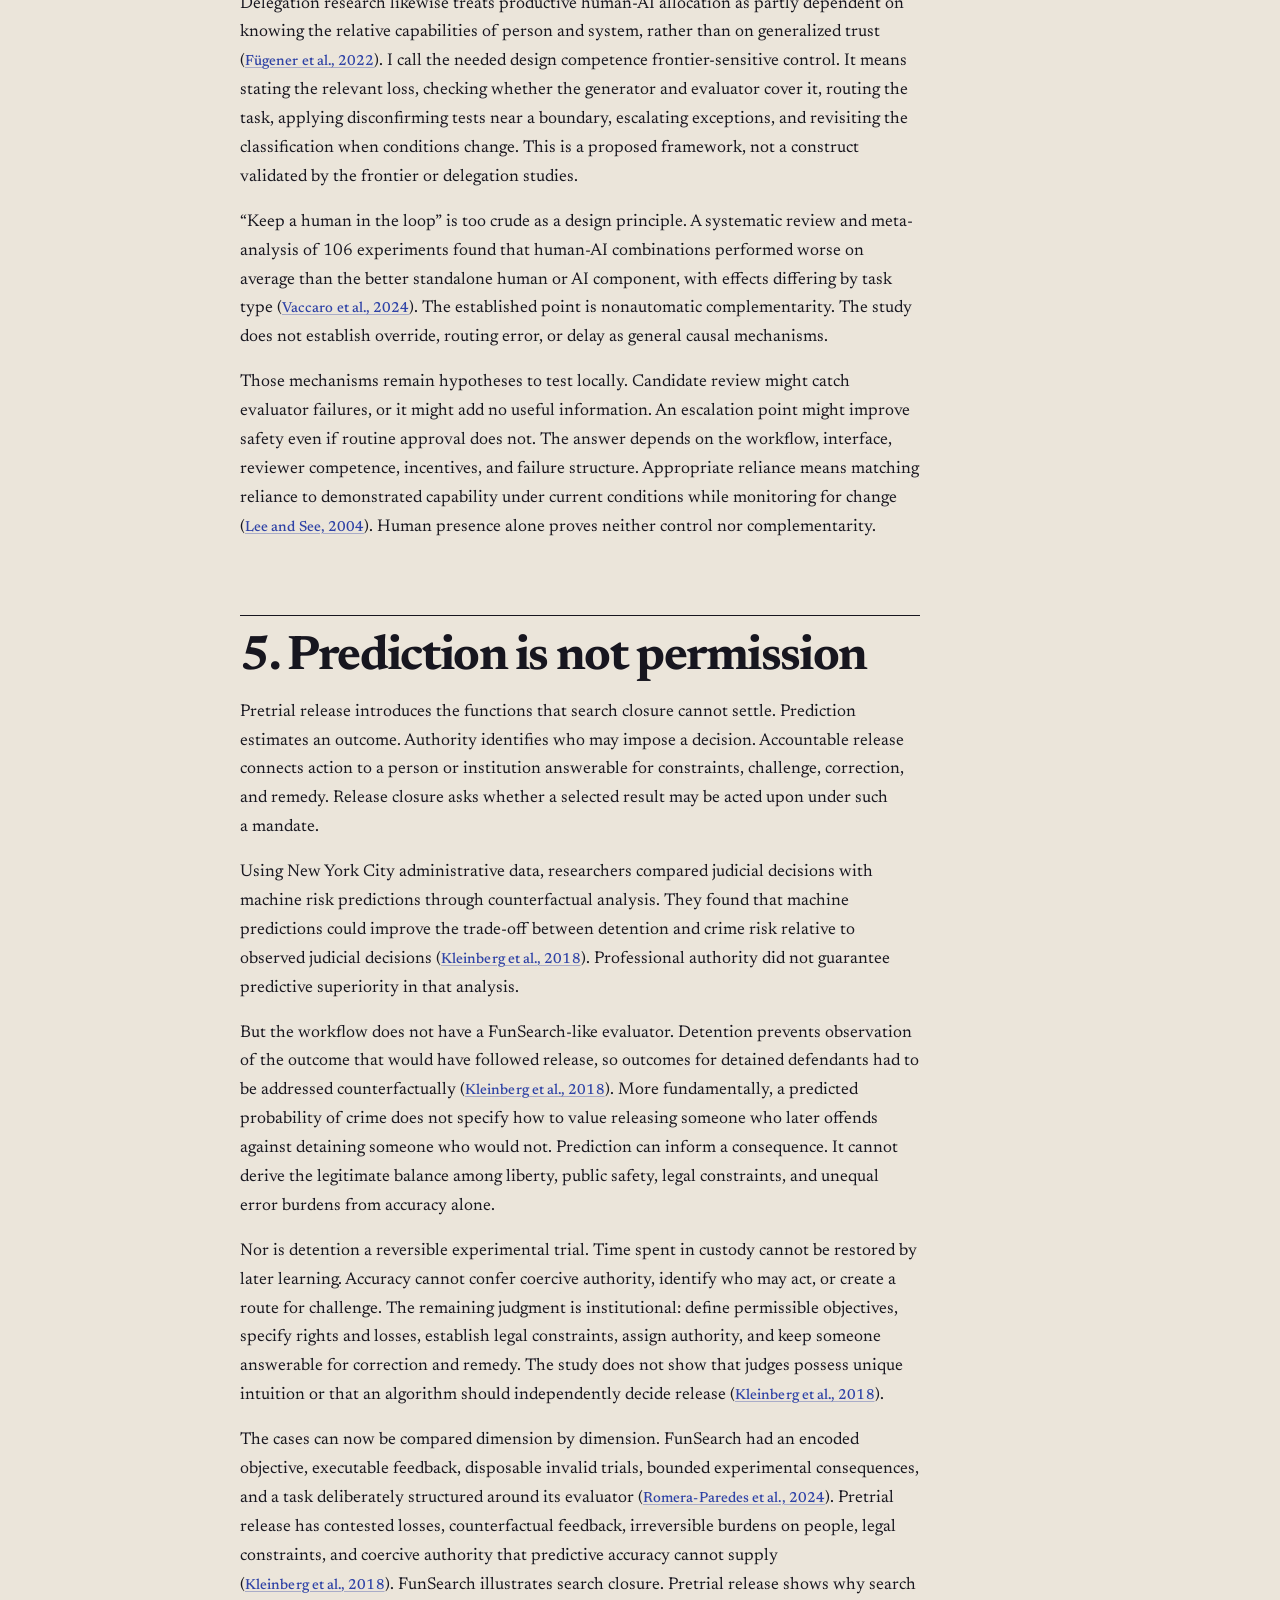
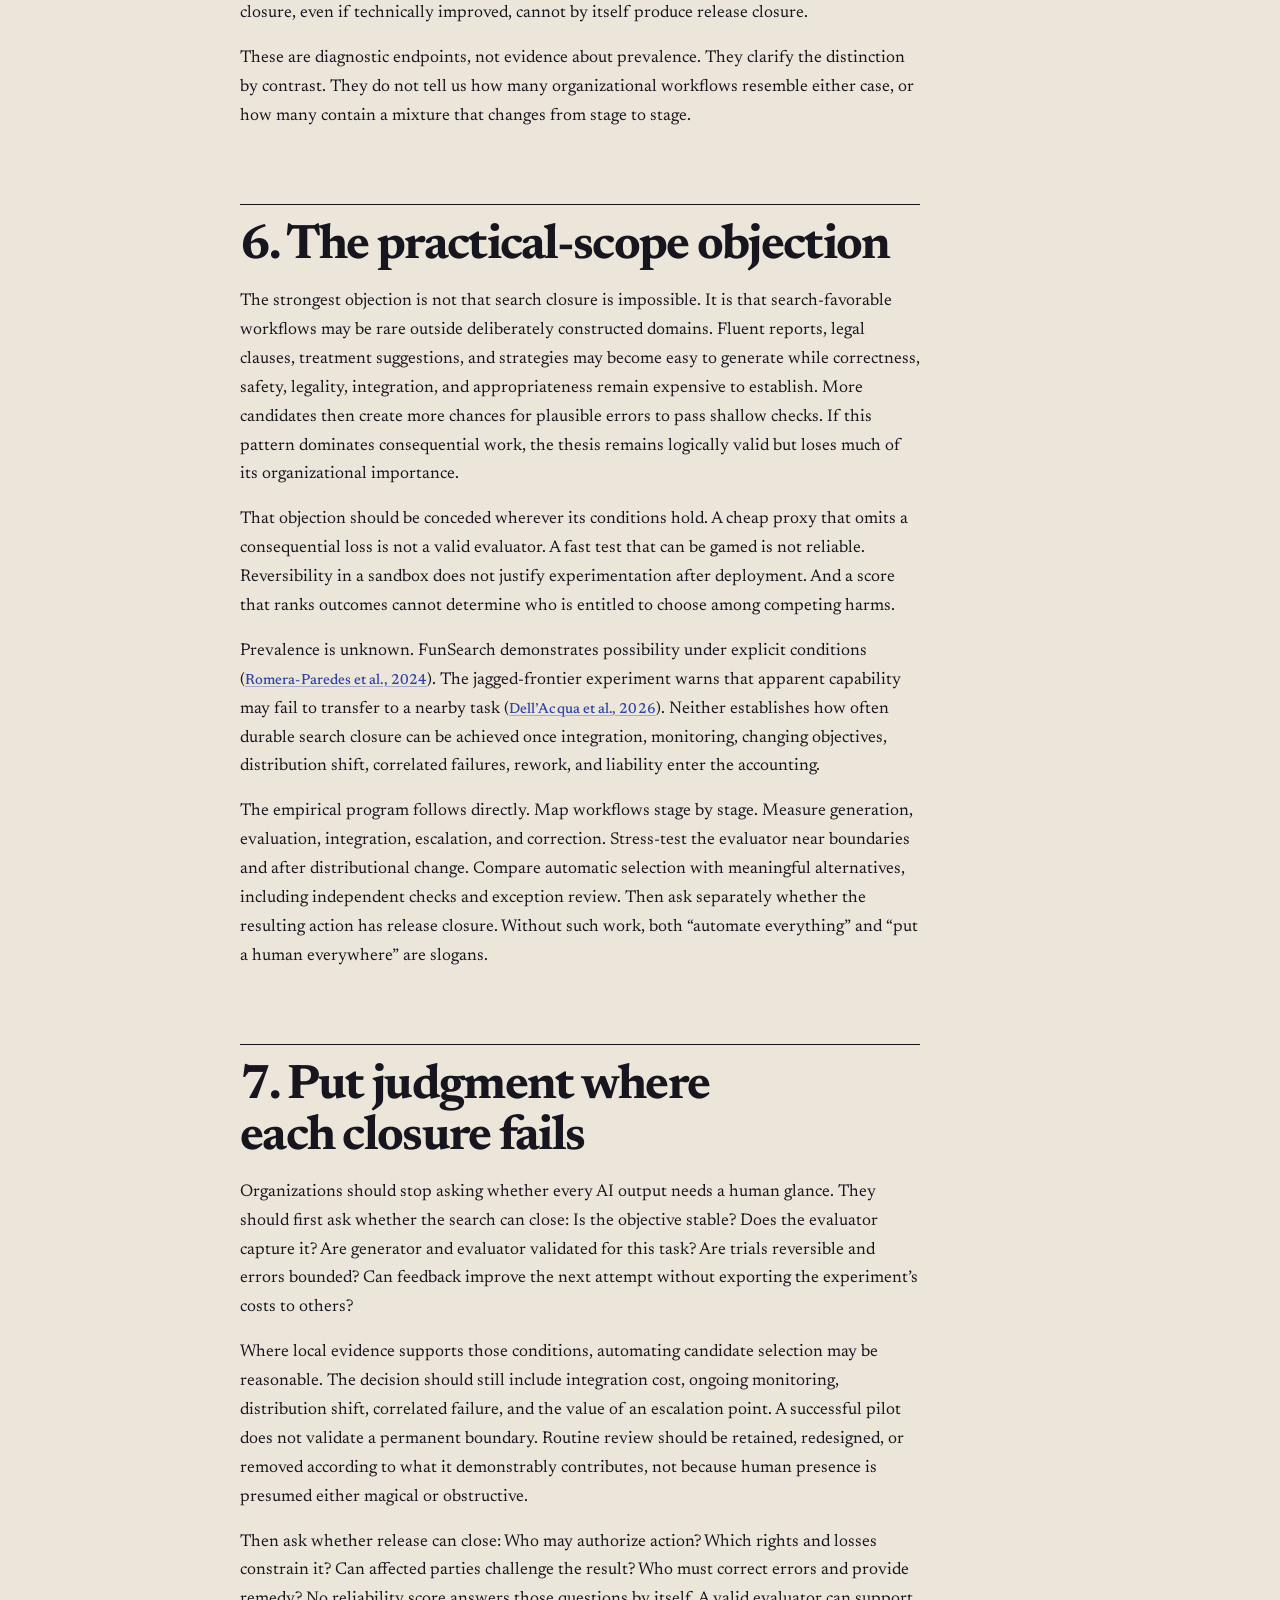
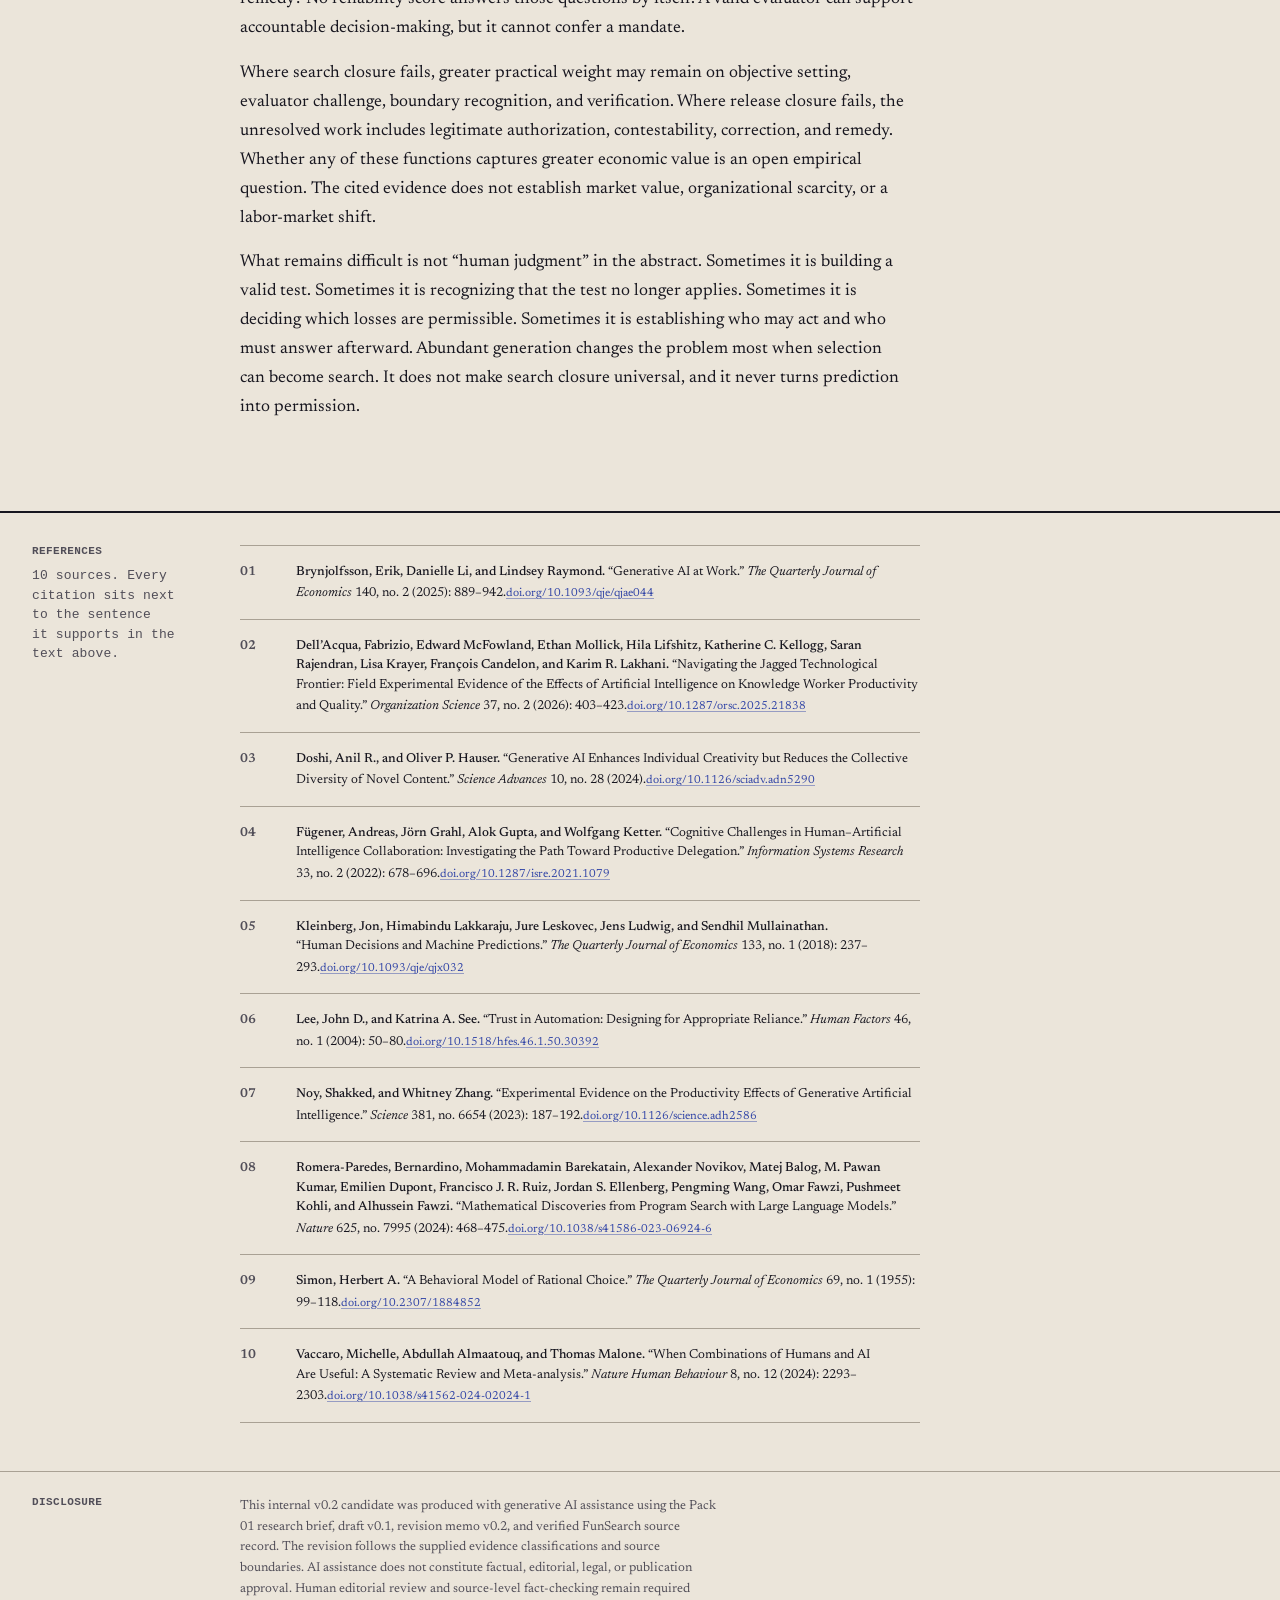
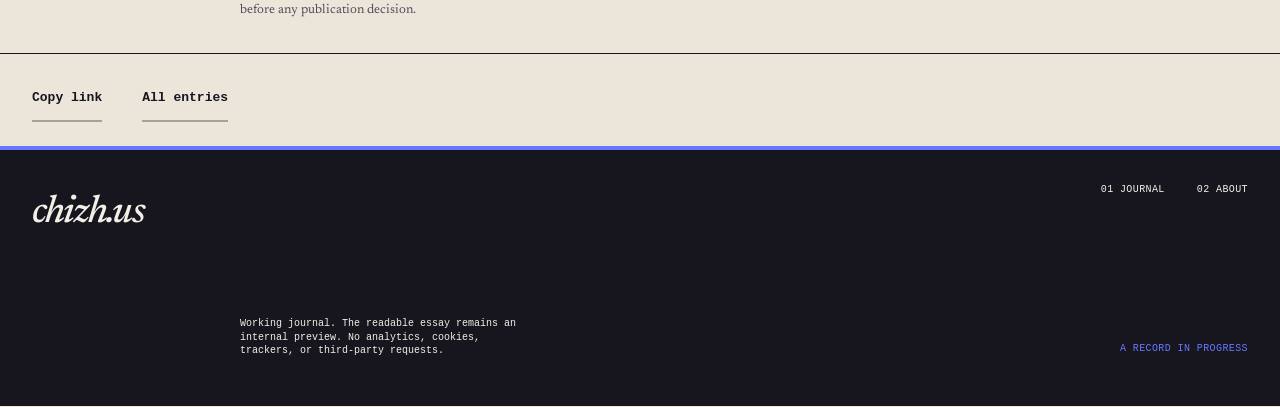
<file: journal/when-selection-becomes-search/index.html>
<!DOCTYPE html><html lang="en"><head><meta charset="utf-8"><meta name="viewport" content="width=device-width, initial-scale=1"><meta name="color-scheme" content="light"><title>When Selection Becomes Search · chizh.us</title><meta name="description" content="What abundant generation changes when evaluation can close the loop"><meta name="author" content="Iurii Chizh"><link rel="canonical" href="https://ichizh8.github.io/journal/when-selection-becomes-search/"><meta name="robots" content="noindex"><meta property="og:type" content="website"><meta property="og:site_name" content="chizh.us"><meta property="og:title" content="When Selection Becomes Search · chizh.us"><meta property="og:description" content="What abundant generation changes when evaluation can close the loop"><meta property="og:url" content="https://ichizh8.github.io/journal/when-selection-becomes-search/"><link rel="icon" href="/favicon.svg" type="image/svg+xml"><link rel="stylesheet" href="/_astro/Base.BdLBp18c.css"><link rel="stylesheet" href="/_astro/_slug_.D5fQl3z3.css"></head><body class="is-reading"><a class="skip-link" href="#main">Skip to content</a><header class="masthead"><div class="shell masthead__inner"><a class="brand" href="/" aria-label="chizh.us home"><span>chizh.us</span><small>human / machine</small></a><p class="masthead__register" aria-hidden="true">LAB JOURNAL / FIELD 00</p><nav class="nav" aria-label="Primary"><a class="nav__link" href="/journal" aria-current="page"><span aria-hidden="true">01</span>Journal</a><a class="nav__link" href="/about"><span aria-hidden="true">02</span>About</a></nav></div><div class="progress" aria-hidden="true"><div class="progress__fill" data-progress-fill></div></div></header><script type="module" src="/_astro/Masthead.astro_astro_type_script_index_0_lang.ops42bfA.js"></script><main id="main" class="shell page" tabindex="-1"><header class="article__header"><p class="article__kicker label label--signal">Essay</p><h1 class="article__title">When Selection Becomes Search</h1><p class="article__deck">What abundant generation changes when evaluation can close the loop</p></header><aside class="preview-notice" aria-label="Publication status"><div class="preview-notice__inner"><span class="mark mark--preview">Internal preview</span><p class="preview-notice__body"><strong>Internal revision candidate v0.2. Passed to publication editing. Not approved for publication.</strong> It is readable here because this is a local prototype. Every factual sentence in this candidate is classified in an internal evidence sidecar as an established finding, a bounded finding, a synthesis, a proposed model, or an authorial argument. The sidecar is not part of this prototype.</p></div></aside><div class="article__layout"><div class="article__rail"><div class="article__rail-group"><p class="label">Length</p><p class="meta">2,466 words<br>about 11 min at 220 wpm</p></div><div class="article__rail-group"><p class="label">Sources</p><p class="meta"><a href="#references-heading">10 referenced</a></p></div></div><div class="article__body prose"><p>A tempting story about generative AI says that once producing competent-looking work becomes cheap, judgment becomes the scarce resource. The machine supplies options; the human supplies taste, wisdom, and the final word. The story preserves a flattering division of labor. It is not yet a general law.</p>
<p>In bounded studies, generative AI reduced completion time and raised ratings on professional writing tasks, while a customer-support rollout study estimated an average productivity increase after agents received access to an AI assistant, with heterogeneous effects by experience and skill (<a href="https://doi.org/10.1126/science.adh2586">Noy and Zhang, 2023</a>; <a href="https://doi.org/10.1093/qje/qjae044">Brynjolfsson, Li, and Raymond, 2025</a>). These results make cheaper generation a serious premise, but do not tell us what happens to every difficulty that follows.</p>
<p>The next question is evaluability. If candidates can be tested quickly against a stable objective, failed trials can be discarded, and measured results can guide another attempt, selection can enter an automated search loop. If the objective is disputed, the test is incomplete or gameable, feedback is slow, or errors cannot be reversed, candidate abundance can instead increase the burden of verification.</p>
<p>Even that distinction is incomplete. A system may be able to find a high-scoring result without having the mandate to act on it. We therefore need two ideas: search closure and release closure. Search closure concerns whether generation, evaluation, rejection, and recycling can form a valid loop. Release closure concerns whether a selected result may be imposed on the world under legitimate and accountable authority. The first does not imply the second.</p>
<h2 id="1-the-false-conservation-law-of-difficulty">1. The false conservation law of difficulty</h2>
<p>Cheap generation is a genuine change, but “cheap” needs discipline. It can mean less time to complete a defined task, more measured output per hour, or a higher rating under an experimental rubric. It does not automatically mean less verification, less rework, better long-term learning, or lower total cost. The writing experiment and support-agent study measured bounded forms of performance, not the full process of knowledge work (<a href="https://doi.org/10.1126/science.adh2586">Noy and Zhang, 2023</a>; <a href="https://doi.org/10.1093/qje/qjae044">Brynjolfsson, Li, and Raymond, 2025</a>).</p>
<p>Abundance also has more than one level. In an experiment on short-story writing, access to generative AI improved ratings of individual stories, especially for less creative writers, while AI-assisted stories became more similar to one another (<a href="https://doi.org/10.1126/sciadv.adn5290">Doshi and Hauser, 2024</a>). Better individual outputs and a less diverse collective portfolio can coexist. More competent candidates are not necessarily a wider search of the possibility space.</p>
<p>Four definitions prevent the argument from drifting. Generation produces candidates. Evaluation assigns information about their quality. Selection uses that information to decide which candidates survive or shape the next attempt. Judgment is broader: it includes deciding what quality means, whether an evaluator is valid here, what happens when objectives conflict, and whether a result is ready to leave the search process.</p>
<p>Once these functions are separated, there is no reason to expect a conservation law of difficulty. Lower generation cost can swamp a costly review process. It can also make a reliable evaluator more useful by supplying more candidates to test. If evaluation becomes executable, candidate-by-candidate selection may itself be automated. Difficulty can move, shrink, or change form. “Judgment becomes scarce” is only one possible outcome, and scarcity would require evidence the current studies do not provide.</p>
<h2 id="2-search-closure">2. Search closure</h2>
<p>Herbert Simon described rational choice under limits as a process of search rather than exhaustive optimization. An agent cannot inspect every alternative, so it searches until it finds an acceptable one under its constraints (<a href="https://doi.org/10.2307/1884852">Simon, 1955</a>). Generative systems alter the cost and scale of producing alternatives, but Simon’s account does not predict their effects. It gives us a baseline: more candidates help only through the process that tests and retains them.</p>
<p>Search closure becomes possible when six conditions align. Feedback is fast and legible enough to inform the next attempt. The objective is stable enough to encode. The evaluator tracks that objective reliably and resists gaming. Trials are repeatable and reversible. Experimental errors are bounded rather than imposed as large, hidden, or irreversible losses. Finally, the current task falls inside the validated boundaries of both the generator and evaluator.</p>
<p>This is an analytical model, not a validated universal taxonomy. Its point is to explain why cheaper generation can have opposite consequences. With fast feedback, a stable target, a valid evaluator, reversible trials, bounded errors, and known task membership, the system can generate, score, discard, and try again. With slow feedback, plural objectives, brittle tests, path dependence, consequential errors, or uncertain task membership, more candidates may produce more unresolved verification.</p>
<p>Search closure is local. It need not cover a profession, a product, or even an entire workflow. A creative task may contain testable subproblems. A technical task may contain disputed objectives. One stage may support automated selection while problem formulation, evaluator challenge, and release remain outside the loop. The question is not whether a domain is “for machines” or “for humans.” It is whether this candidate, under this objective and evaluator, can be rejected or retained through valid feedback.</p>
<h2 id="3-when-the-score-can-close-the-search-loop">3. When the score can close the search loop</h2>
<p>FunSearch shows what abundant generation can do when evaluation is deliberately executable. The system paired a frozen pretrained language model for code with an evaluator supplied in the problem specification. Users provided an <code>evaluate</code> function that scored proposed programs on specified inputs and an initial program that could include a skeleton encoding known structure. The model generated variations in the selected part of that program (<a href="https://doi.org/10.1038/s41586-023-06924-6">Romera-Paredes et al., 2024</a>).</p>
<p>This was not “ask a model and trust the answer.” Candidate programs were executed and scored. Programs that failed to run within time or memory limits, or produced invalid outputs, were discarded. Programs that executed within the limits and produced valid outputs entered the database with their scores. Higher-scoring programs were favored in later prompts, while an island-based population method maintained diversity and periodically repopulated weaker islands from stronger survivors (<a href="https://doi.org/10.1038/s41586-023-06924-6">Romera-Paredes et al., 2024</a>). Generation and selection were connected by feedback.</p>
<p>The loop produced measured results. On the cap-set problem, FunSearch found previously unknown constructions, including an improved asymptotic lower bound. On online bin packing, it found heuristics that improved on established baselines for the distributions studied (<a href="https://doi.org/10.1038/s41586-023-06924-6">Romera-Paredes et al., 2024</a>). The organizationally interesting feature is not that a language model made a mathematical suggestion. Executable evaluation turned imperfect suggestions into a search process that rejected invalid candidates and recycled stronger ones.</p>
<p>Human expertise did not disappear. People supplied the problem, evaluator, program structure, inputs, and interpretation (<a href="https://doi.org/10.1038/s41586-023-06924-6">Romera-Paredes et al., 2024</a>). The authors report that FunSearch currently works best with an efficient evaluator, rich scoring feedback rather than a binary signal, and a useful skeleton with an isolated part to evolve (<a href="https://doi.org/10.1038/s41586-023-06924-6">Romera-Paredes et al., 2024</a>). Those conditions define the case, not an implementation footnote.</p>
<p>FunSearch did not test whether adding human candidate review would improve or harm the loop (<a href="https://doi.org/10.1038/s41586-023-06924-6">Romera-Paredes et al., 2024</a>). A review step was not part of the reported search mechanism, but that does not make reviewers generally redundant. FunSearch is an existence case for search closure in deliberately evaluable mathematical and algorithmic settings. It is not evidence that evaluation is generally cheap, or that automated search lowers total organizational cost.</p>
<h2 id="4-who-decides-whether-the-score-applies">4. Who decides whether the score applies?</h2>
<p>A reliable evaluator still leaves a prior routing problem: does the present task belong to the class for which that evaluator is valid? This problem has two interacting parts. Generator capability concerns whether the system can produce useful candidates. Evaluator validity concerns whether the test detects the losses and improvements that matter. A strong generator can exploit a weak proxy. A strong evaluator cannot rescue a candidate space that omits necessary solutions. Neither question answers the other.</p>
<p>The boundary can be jagged. In a field experiment with consultants, access to an AI system improved speed and quality on tasks designed inside its capability frontier but reduced performance on a task outside that frontier (<a href="https://doi.org/10.1287/orsc.2025.21838">Dell’Acqua et al., 2026</a>). The result is bounded to that model and task set, yet it warns against assuming that performance transfers smoothly between nearby-looking tasks.</p>
<p>Delegation research likewise treats productive human-AI allocation as partly dependent on knowing the relative capabilities of person and system, rather than on generalized trust (<a href="https://doi.org/10.1287/isre.2021.1079">Fügener et al., 2022</a>). I call the needed design competence frontier-sensitive control. It means stating the relevant loss, checking whether the generator and evaluator cover it, routing the task, applying disconfirming tests near a boundary, escalating exceptions, and revisiting the classification when conditions change. This is a proposed framework, not a construct validated by the frontier or delegation studies.</p>
<p>“Keep a human in the loop” is too crude as a design principle. A systematic review and meta-analysis of 106 experiments found that human-AI combinations performed worse on average than the better standalone human or AI component, with effects differing by task type (<a href="https://doi.org/10.1038/s41562-024-02024-1">Vaccaro et al., 2024</a>). The established point is nonautomatic complementarity. The study does not establish override, routing error, or delay as general causal mechanisms.</p>
<p>Those mechanisms remain hypotheses to test locally. Candidate review might catch evaluator failures, or it might add no useful information. An escalation point might improve safety even if routine approval does not. The answer depends on the workflow, interface, reviewer competence, incentives, and failure structure. Appropriate reliance means matching reliance to demonstrated capability under current conditions while monitoring for change (<a href="https://doi.org/10.1518/hfes.46.1.50.30392">Lee and See, 2004</a>). Human presence alone proves neither control nor complementarity.</p>
<h2 id="5-prediction-is-not-permission">5. Prediction is not permission</h2>
<p>Pretrial release introduces the functions that search closure cannot settle. Prediction estimates an outcome. Authority identifies who may impose a decision. Accountable release connects action to a person or institution answerable for constraints, challenge, correction, and remedy. Release closure asks whether a selected result may be acted upon under such a mandate.</p>
<p>Using New York City administrative data, researchers compared judicial decisions with machine risk predictions through counterfactual analysis. They found that machine predictions could improve the trade-off between detention and crime risk relative to observed judicial decisions (<a href="https://doi.org/10.1093/qje/qjx032">Kleinberg et al., 2018</a>). Professional authority did not guarantee predictive superiority in that analysis.</p>
<p>But the workflow does not have a FunSearch-like evaluator. Detention prevents observation of the outcome that would have followed release, so outcomes for detained defendants had to be addressed counterfactually (<a href="https://doi.org/10.1093/qje/qjx032">Kleinberg et al., 2018</a>). More fundamentally, a predicted probability of crime does not specify how to value releasing someone who later offends against detaining someone who would not. Prediction can inform a consequence. It cannot derive the legitimate balance among liberty, public safety, legal constraints, and unequal error burdens from accuracy alone.</p>
<p>Nor is detention a reversible experimental trial. Time spent in custody cannot be restored by later learning. Accuracy cannot confer coercive authority, identify who may act, or create a route for challenge. The remaining judgment is institutional: define permissible objectives, specify rights and losses, establish legal constraints, assign authority, and keep someone answerable for correction and remedy. The study does not show that judges possess unique intuition or that an algorithm should independently decide release (<a href="https://doi.org/10.1093/qje/qjx032">Kleinberg et al., 2018</a>).</p>
<p>The cases can now be compared dimension by dimension. FunSearch had an encoded objective, executable feedback, disposable invalid trials, bounded experimental consequences, and a task deliberately structured around its evaluator (<a href="https://doi.org/10.1038/s41586-023-06924-6">Romera-Paredes et al., 2024</a>). Pretrial release has contested losses, counterfactual feedback, irreversible burdens on people, legal constraints, and coercive authority that predictive accuracy cannot supply (<a href="https://doi.org/10.1093/qje/qjx032">Kleinberg et al., 2018</a>). FunSearch illustrates search closure. Pretrial release shows why search closure, even if technically improved, cannot by itself produce release closure.</p>
<p>These are diagnostic endpoints, not evidence about prevalence. They clarify the distinction by contrast. They do not tell us how many organizational workflows resemble either case, or how many contain a mixture that changes from stage to stage.</p>
<h2 id="6-the-practical-scope-objection">6. The practical-scope objection</h2>
<p>The strongest objection is not that search closure is impossible. It is that search-favorable workflows may be rare outside deliberately constructed domains. Fluent reports, legal clauses, treatment suggestions, and strategies may become easy to generate while correctness, safety, legality, integration, and appropriateness remain expensive to establish. More candidates then create more chances for plausible errors to pass shallow checks. If this pattern dominates consequential work, the thesis remains logically valid but loses much of its organizational importance.</p>
<p>That objection should be conceded wherever its conditions hold. A cheap proxy that omits a consequential loss is not a valid evaluator. A fast test that can be gamed is not reliable. Reversibility in a sandbox does not justify experimentation after deployment. And a score that ranks outcomes cannot determine who is entitled to choose among competing harms.</p>
<p>Prevalence is unknown. FunSearch demonstrates possibility under explicit conditions (<a href="https://doi.org/10.1038/s41586-023-06924-6">Romera-Paredes et al., 2024</a>). The jagged-frontier experiment warns that apparent capability may fail to transfer to a nearby task (<a href="https://doi.org/10.1287/orsc.2025.21838">Dell’Acqua et al., 2026</a>). Neither establishes how often durable search closure can be achieved once integration, monitoring, changing objectives, distribution shift, correlated failures, rework, and liability enter the accounting.</p>
<p>The empirical program follows directly. Map workflows stage by stage. Measure generation, evaluation, integration, escalation, and correction. Stress-test the evaluator near boundaries and after distributional change. Compare automatic selection with meaningful alternatives, including independent checks and exception review. Then ask separately whether the resulting action has release closure. Without such work, both “automate everything” and “put a human everywhere” are slogans.</p>
<h2 id="7-put-judgment-where-each-closure-fails">7. Put judgment where each closure fails</h2>
<p>Organizations should stop asking whether every AI output needs a human glance. They should first ask whether the search can close: Is the objective stable? Does the evaluator capture it? Are generator and evaluator validated for this task? Are trials reversible and errors bounded? Can feedback improve the next attempt without exporting the experiment’s costs to others?</p>
<p>Where local evidence supports those conditions, automating candidate selection may be reasonable. The decision should still include integration cost, ongoing monitoring, distribution shift, correlated failure, and the value of an escalation point. A successful pilot does not validate a permanent boundary. Routine review should be retained, redesigned, or removed according to what it demonstrably contributes, not because human presence is presumed either magical or obstructive.</p>
<p>Then ask whether release can close: Who may authorize action? Which rights and losses constrain it? Can affected parties challenge the result? Who must correct errors and provide remedy? No reliability score answers those questions by itself. A valid evaluator can support accountable decision-making, but it cannot confer a mandate.</p>
<p>Where search closure fails, greater practical weight may remain on objective setting, evaluator challenge, boundary recognition, and verification. Where release closure fails, the unresolved work includes legitimate authorization, contestability, correction, and remedy. Whether any of these functions captures greater economic value is an open empirical question. The cited evidence does not establish market value, organizational scarcity, or a labor-market shift.</p>
<p>What remains difficult is not “human judgment” in the abstract. Sometimes it is building a valid test. Sometimes it is recognizing that the test no longer applies. Sometimes it is deciding which losses are permissible. Sometimes it is establishing who may act and who must answer afterward. Abundant generation changes the problem most when selection can become search. It does not make search closure universal, and it never turns prediction into permission.</p>
</div></div><section class="references" aria-labelledby="references-heading"><div class="references__label"><h2 class="label" id="references-heading">References</h2><p class="meta" style="margin-top: var(--sp-2)">10 sources. Every citation sits next to the sentence it supports in the text above.</p></div><ol class="references__list"><li class="reference" id="ref-1"><div><span class="reference__authors">Brynjolfsson, Erik, Danielle Li, and Lindsey Raymond.</span> <cite class="reference__title">&ldquo;Generative AI at Work.&rdquo;</cite> <span class="reference__container">The Quarterly Journal of Economics</span> <span>140, no. 2 (2025): 889–942.</span><a class="reference__doi" href="https://doi.org/10.1093/qje/qjae044" rel="noopener noreferrer">doi.org/10.1093/qje/qjae044</a></div></li><li class="reference" id="ref-2"><div><span class="reference__authors">Dell’Acqua, Fabrizio, Edward McFowland, Ethan Mollick, Hila Lifshitz, Katherine C. Kellogg, Saran Rajendran, Lisa Krayer, François Candelon, and Karim R. Lakhani.</span> <cite class="reference__title">&ldquo;Navigating the Jagged Technological Frontier: Field Experimental Evidence of the Effects of Artificial Intelligence on Knowledge Worker Productivity and Quality.&rdquo;</cite> <span class="reference__container">Organization Science</span> <span>37, no. 2 (2026): 403–423.</span><a class="reference__doi" href="https://doi.org/10.1287/orsc.2025.21838" rel="noopener noreferrer">doi.org/10.1287/orsc.2025.21838</a></div></li><li class="reference" id="ref-3"><div><span class="reference__authors">Doshi, Anil R., and Oliver P. Hauser.</span> <cite class="reference__title">&ldquo;Generative AI Enhances Individual Creativity but Reduces the Collective Diversity of Novel Content.&rdquo;</cite> <span class="reference__container">Science Advances</span> <span>10, no. 28 (2024).</span><a class="reference__doi" href="https://doi.org/10.1126/sciadv.adn5290" rel="noopener noreferrer">doi.org/10.1126/sciadv.adn5290</a></div></li><li class="reference" id="ref-4"><div><span class="reference__authors">Fügener, Andreas, Jörn Grahl, Alok Gupta, and Wolfgang Ketter.</span> <cite class="reference__title">&ldquo;Cognitive Challenges in Human–Artificial Intelligence Collaboration: Investigating the Path Toward Productive Delegation.&rdquo;</cite> <span class="reference__container">Information Systems Research</span> <span>33, no. 2 (2022): 678–696.</span><a class="reference__doi" href="https://doi.org/10.1287/isre.2021.1079" rel="noopener noreferrer">doi.org/10.1287/isre.2021.1079</a></div></li><li class="reference" id="ref-5"><div><span class="reference__authors">Kleinberg, Jon, Himabindu Lakkaraju, Jure Leskovec, Jens Ludwig, and Sendhil Mullainathan.</span> <cite class="reference__title">&ldquo;Human Decisions and Machine Predictions.&rdquo;</cite> <span class="reference__container">The Quarterly Journal of Economics</span> <span>133, no. 1 (2018): 237–293.</span><a class="reference__doi" href="https://doi.org/10.1093/qje/qjx032" rel="noopener noreferrer">doi.org/10.1093/qje/qjx032</a></div></li><li class="reference" id="ref-6"><div><span class="reference__authors">Lee, John D., and Katrina A. See.</span> <cite class="reference__title">&ldquo;Trust in Automation: Designing for Appropriate Reliance.&rdquo;</cite> <span class="reference__container">Human Factors</span> <span>46, no. 1 (2004): 50–80.</span><a class="reference__doi" href="https://doi.org/10.1518/hfes.46.1.50.30392" rel="noopener noreferrer">doi.org/10.1518/hfes.46.1.50.30392</a></div></li><li class="reference" id="ref-7"><div><span class="reference__authors">Noy, Shakked, and Whitney Zhang.</span> <cite class="reference__title">&ldquo;Experimental Evidence on the Productivity Effects of Generative Artificial Intelligence.&rdquo;</cite> <span class="reference__container">Science</span> <span>381, no. 6654 (2023): 187–192.</span><a class="reference__doi" href="https://doi.org/10.1126/science.adh2586" rel="noopener noreferrer">doi.org/10.1126/science.adh2586</a></div></li><li class="reference" id="ref-8"><div><span class="reference__authors">Romera-Paredes, Bernardino, Mohammadamin Barekatain, Alexander Novikov, Matej Balog, M. Pawan Kumar, Emilien Dupont, Francisco J. R. Ruiz, Jordan S. Ellenberg, Pengming Wang, Omar Fawzi, Pushmeet Kohli, and Alhussein Fawzi.</span> <cite class="reference__title">&ldquo;Mathematical Discoveries from Program Search with Large Language Models.&rdquo;</cite> <span class="reference__container">Nature</span> <span>625, no. 7995 (2024): 468–475.</span><a class="reference__doi" href="https://doi.org/10.1038/s41586-023-06924-6" rel="noopener noreferrer">doi.org/10.1038/s41586-023-06924-6</a></div></li><li class="reference" id="ref-9"><div><span class="reference__authors">Simon, Herbert A.</span> <cite class="reference__title">&ldquo;A Behavioral Model of Rational Choice.&rdquo;</cite> <span class="reference__container">The Quarterly Journal of Economics</span> <span>69, no. 1 (1955): 99–118.</span><a class="reference__doi" href="https://doi.org/10.2307/1884852" rel="noopener noreferrer">doi.org/10.2307/1884852</a></div></li><li class="reference" id="ref-10"><div><span class="reference__authors">Vaccaro, Michelle, Abdullah Almaatouq, and Thomas Malone.</span> <cite class="reference__title">&ldquo;When Combinations of Humans and AI Are Useful: A Systematic Review and Meta-analysis.&rdquo;</cite> <span class="reference__container">Nature Human Behaviour</span> <span>8, no. 12 (2024): 2293–2303.</span><a class="reference__doi" href="https://doi.org/10.1038/s41562-024-02024-1" rel="noopener noreferrer">doi.org/10.1038/s41562-024-02024-1</a></div></li></ol></section><section class="disclosure" aria-labelledby="disclosure-heading"><div class="disclosure__label"><h2 class="label" id="disclosure-heading">Disclosure</h2></div><div class="disclosure__body"><p>This internal v0.2 candidate was produced with generative AI assistance using the Pack 01 research brief, draft v0.1, revision memo v0.2, and verified FunSearch source record. The revision follows the supplied evidence classifications and source boundaries. AI assistance does not constitute factual, editorial, legal, or publication approval. Human editorial review and source-level fact-checking remain required before any publication decision.</p></div></section><div class="article__actions"><div class="article__actions-inner"><span class="copy-link" data-astro-cid-sqicvisa><button class="action" type="button" data-copy-link data-copy-url="https://ichizh8.github.io/journal/when-selection-becomes-search" data-astro-cid-sqicvisa>Copy link</button><span class="status-line" role="status" data-copy-status data-astro-cid-sqicvisa></span></span><script type="module" src="/_astro/CopyLink.astro_astro_type_script_index_0_lang.DkzHciFo.js"></script><a class="action" href="/journal">All entries</a></div></div></main><footer class="shell footer"><a class="footer__mark" href="/">chizh.us</a><nav class="footer__nav" aria-label="Footer"><a href="/journal">01 Journal</a><a href="/about">02 About</a></nav><p class="footer__note">Working journal. The readable essay remains an internal preview. No analytics, cookies, trackers, or third-party requests.</p><p class="footer__signoff" aria-hidden="true">A record in progress</p></footer><script type="module" src="/_astro/Base.astro_astro_type_script_index_0_lang.D9uWhnz6.js"></script></body></html>
</file>
<file: _astro/Base.BdLBp18c.css>
@font-face{font-family:Newsreader Variable;font-style:normal;font-display:swap;font-weight:200 800;src:url(/_astro/newsreader-vietnamese-wght-normal.Czsa-EzN.woff2)format("woff2-variations");unicode-range:U+102-103,U+110-111,U+128-129,U+168-169,U+1A0-1A1,U+1AF-1B0,U+300-301,U+303-304,U+308-309,U+323,U+329,U+1EA0-1EF9,U+20AB}@font-face{font-family:Newsreader Variable;font-style:normal;font-display:swap;font-weight:200 800;src:url(/_astro/newsreader-latin-ext-wght-normal.C-3rgBeH.woff2)format("woff2-variations");unicode-range:U+100-2BA,U+2BD-2C5,U+2C7-2CC,U+2CE-2D7,U+2DD-2FF,U+304,U+308,U+329,U+1D00-1DBF,U+1E00-1E9F,U+1EF2-1EFF,U+2020,U+20A0-20AB,U+20AD-20C0,U+2113,U+2C60-2C7F,U+A720-A7FF}@font-face{font-family:Newsreader Variable;font-style:normal;font-display:swap;font-weight:200 800;src:url(/_astro/newsreader-latin-wght-normal.CCVVNp6i.woff2)format("woff2-variations");unicode-range:U+??,U+131,U+152-153,U+2BB-2BC,U+2C6,U+2DA,U+2DC,U+304,U+308,U+329,U+2000-206F,U+20AC,U+2122,U+2191,U+2193,U+2212,U+2215,U+FEFF,U+FFFD}@font-face{font-family:Newsreader Variable;font-style:italic;font-display:swap;font-weight:200 800;src:url(/_astro/newsreader-vietnamese-wght-italic.xAqemagA.woff2)format("woff2-variations");unicode-range:U+102-103,U+110-111,U+128-129,U+168-169,U+1A0-1A1,U+1AF-1B0,U+300-301,U+303-304,U+308-309,U+323,U+329,U+1EA0-1EF9,U+20AB}@font-face{font-family:Newsreader Variable;font-style:italic;font-display:swap;font-weight:200 800;src:url(/_astro/newsreader-latin-ext-wght-italic.DFS986qL.woff2)format("woff2-variations");unicode-range:U+100-2BA,U+2BD-2C5,U+2C7-2CC,U+2CE-2D7,U+2DD-2FF,U+304,U+308,U+329,U+1D00-1DBF,U+1E00-1E9F,U+1EF2-1EFF,U+2020,U+20A0-20AB,U+20AD-20C0,U+2113,U+2C60-2C7F,U+A720-A7FF}@font-face{font-family:Newsreader Variable;font-style:italic;font-display:swap;font-weight:200 800;src:url(/_astro/newsreader-latin-wght-italic.Bxi8ein9.woff2)format("woff2-variations");unicode-range:U+??,U+131,U+152-153,U+2BB-2BC,U+2C6,U+2DA,U+2DC,U+304,U+308,U+329,U+2000-206F,U+20AC,U+2122,U+2191,U+2193,U+2212,U+2215,U+FEFF,U+FFFD}:root{--paper:#ebe5da;--paper-inset:#d8d0c3;--ink:#17161f;--ink-2:#514e58;--rule:#a9a194;--rule-strong:#17161f;--signal:#2f43a6;--signal-loud:#6678ff;--field-dark:#17161f;--field-light:#f4efe6;--selection:#6678ff;--selection-ink:#17161f;--font-display:"Newsreader Variable", Georgia, "Times New Roman", serif;--font-text:"Newsreader Variable", Georgia, "Times New Roman", serif;--font-ui:ui-monospace, "SFMono-Regular", "Roboto Mono", Menlo, Consolas, monospace;--step-00:.6875rem;--step-0:.8125rem;--step-1:1.0625rem;--step-2:1.25rem;--step-3:clamp(1.5rem, 2.1vw, 2.2rem);--step-4:clamp(2.1rem, 3.8vw, 4rem);--step-5:clamp(3.1rem, 6vw, 6.75rem);--step-6:clamp(4rem, 9vw, 10rem);--track-label:.04em;--track-tight:-.035em;--track-tighter:-.055em;--measure:68ch;--measure-deck:44ch;--measure-display:15ch;--sp-1:.25rem;--sp-2:.5rem;--sp-3:.75rem;--sp-4:1rem;--sp-5:1.5rem;--sp-6:2rem;--sp-7:3rem;--sp-8:4.5rem;--sp-9:6.5rem;--sp-10:9rem;--gutter:clamp(1rem, 2.5vw, 2.75rem);--hair:1px;--radius:0;--dur-fast:80ms;--dur:.11s;--dur-slow:.14s;--ease:cubic-bezier(.2, 0, .1, 1);--motion-duration-fast:.36s;--motion-duration-default:.46s;--motion-duration-slow:.52s;--motion-duration-fast-mobile:.28s;--motion-duration-default-mobile:.36s;--motion-duration-slow-mobile:.42s;--motion-distance-text:12px;--motion-distance-text-mobile:8px;--motion-distance-inline:4px;--motion-ease:cubic-bezier(.2, 0, .1, 1);color-scheme:light}*,:before,:after{box-sizing:border-box}*{border-radius:var(--radius);margin:0;padding:0}html{-webkit-text-size-adjust:100%;scroll-behavior:smooth;scroll-padding-top:6rem}@media (prefers-reduced-motion:reduce){html{scroll-behavior:auto}}body{background:var(--paper);color:var(--ink);font-family:var(--font-text);font-size:var(--step-1);font-variant-numeric:tabular-nums;-webkit-font-smoothing:antialiased;text-rendering:optimizelegibility;flex-direction:column;min-height:100vh;line-height:1.66;display:flex}h1,h2,h3,h4{font-family:var(--font-display);letter-spacing:var(--track-tight);text-wrap:balance;font-weight:700;line-height:1.04}p,li,dd,dt,blockquote{text-wrap:pretty}a{color:var(--signal);text-underline-offset:.18em;text-decoration-line:underline;text-decoration-thickness:1px;text-decoration-color:color-mix(in srgb, var(--signal) 45%, transparent);transition:text-decoration-color var(--dur-fast) var(--ease)}a:hover{text-decoration-color:var(--signal)}:focus-visible{outline:2px solid var(--signal);outline-offset:2px}:where(button,input,select,textarea){font:inherit;color:inherit;background:0 0;border:none}button{cursor:pointer}hr{border:none;border-top:var(--hair) solid var(--rule)}[hidden]{display:none!important}ul,ol{list-style:none}.label{font-family:var(--font-display);font-size:var(--step-00);letter-spacing:var(--track-label);text-transform:uppercase;color:var(--ink-2);font-weight:600;line-height:1.2}.label--signal{color:var(--signal)}.meta{font-family:var(--font-display);font-size:var(--step-0);color:var(--ink-2);letter-spacing:.01em;font-weight:450;line-height:1.5}.display{font-family:var(--font-display);letter-spacing:var(--track-tighter);font-weight:700;line-height:.92}.deck{font-size:var(--step-2);color:var(--ink-2);max-width:var(--measure-deck);letter-spacing:-.005em;line-height:1.45}.skip-link{left:var(--gutter);z-index:100;background:var(--ink);color:var(--paper);padding:var(--sp-3) var(--sp-4);font-family:var(--font-display);font-size:var(--step-0);font-weight:600;text-decoration:none;position:absolute;top:0;transform:translateY(-120%)}.skip-link:focus-visible{outline-offset:-4px;transform:translateY(0)}.visually-hidden{clip-path:inset(50%);white-space:nowrap;border:0;width:1px;height:1px;margin:-1px;padding:0;position:absolute;overflow:hidden}@media (prefers-reduced-motion:reduce){*,:before,:after{transition-duration:.001ms!important;animation-duration:.001ms!important;animation-iteration-count:1!important;animation-timeline:auto!important}}:root{--motion-state-duration:var(--motion-duration-default);--motion-state-delay:0s;--motion-state-start-transform:translateY(var(--motion-distance-text));--motion-state-end-transform:none;--motion-state-start-clip:inset(0 0 0 0);--motion-state-end-clip:inset(0 0 0 0);--motion-state-ease:var(--motion-ease)}.motion-target{--motion-state-duration:var(--motion-duration-default);--motion-state-delay:0s;--motion-state-start-transform:none;--motion-state-end-transform:none;--motion-state-start-clip:inset(0 0 0 0);--motion-state-end-clip:inset(0 0 0 0);--motion-state-ease:var(--motion-ease);transition-property:transform,opacity,clip-path;transition-timing-function:var(--motion-state-ease);transition-duration:var(--motion-state-duration);transition-delay:var(--motion-state-delay);transform:var(--motion-state-end-transform);clip-path:var(--motion-state-end-clip);opacity:1}html[data-motion=full] .motion-target[data-motion-state=pending]{opacity:0;transform:var(--motion-state-start-transform);clip-path:var(--motion-state-start-clip);transition:none!important}html[data-motion=full] .motion-target[data-motion-state=revealing],html[data-motion=full] .motion-target[data-motion-state=revealed]{opacity:1;transform:var(--motion-state-end-transform);clip-path:var(--motion-state-end-clip)}html[data-motion=reduced] .motion-target{opacity:1!important;clip-path:none!important;transition:none!important;transform:none!important}.motion-fade{transition-property:opacity;transition-timing-function:var(--motion-state-ease);transition-duration:var(--motion-state-duration);transition-delay:var(--motion-state-delay);opacity:1}html[data-motion=full] .motion-fade[data-motion-state=pending]{opacity:0;transition:none!important}html[data-motion=full] .motion-fade[data-motion-state=revealing],html[data-motion=full] .motion-fade[data-motion-state=revealed]{opacity:1}html[data-motion=reduced] .motion-fade{opacity:1!important;transition:none!important}.motion-phrase{opacity:1;max-width:100%;transition-property:opacity,transform;transition-timing-function:var(--motion-state-ease);transition-duration:var(--motion-state-duration);transition-delay:var(--motion-state-delay);display:inline-block;transform:none}html[data-motion=full] .motion-phrase[data-motion-state=pending]{opacity:0;transform:var(--motion-state-start-transform);will-change:opacity, transform;transition:none!important}html[data-motion=full] .motion-phrase[data-motion-state=revealing],html[data-motion=full] .motion-phrase[data-motion-state=revealed]{opacity:1;transform:none}html[data-motion=reduced] .motion-phrase{opacity:1!important;transition:none!important;transform:none!important}.motion-shift{transition-property:transform;transition-timing-function:var(--motion-state-ease);transition-duration:var(--motion-state-duration);transition-delay:var(--motion-state-delay);transform:none}html[data-motion=full] .motion-shift[data-motion-state=pending]{transform:var(--motion-state-start-transform);transition:none!important}html[data-motion=full] .motion-shift[data-motion-state=revealing],html[data-motion=full] .motion-shift[data-motion-state=revealed]{transform:none}html[data-motion=reduced] .motion-shift{transition:none!important;transform:none!important}.motion-wipe{clip-path:inset(0);transition:clip-path var(--motion-state-duration) var(--motion-state-ease) var(--motion-state-delay)}html[data-motion=full] .motion-wipe[data-motion-state=pending]{clip-path:var(--motion-state-start-clip);will-change:clip-path;transition:none!important}html[data-motion=full] .motion-wipe[data-motion-state=revealing],html[data-motion=full] .motion-wipe[data-motion-state=revealed]{clip-path:inset(0)}html[data-motion=reduced] .motion-wipe{clip-path:none!important;transition:none!important}.motion-edge{position:relative;overflow:hidden}html[data-motion=full] .motion-edge:before{content:"";pointer-events:none;transform-origin:top;transition:transform var(--motion-state-duration) var(--motion-state-ease) var(--motion-state-delay);position:absolute;inset:0;transform:scaleY(1)}html[data-motion=full] .motion-edge[data-motion-edge=pending]:before{transform:scaleY(0);transition:none!important}html[data-motion=full] .motion-edge[data-motion-edge=revealed]:before{transform:scaleY(1)}html[data-motion=reduced] .motion-edge:before{transition:none!important;transform:scaleY(1)!important}.home-hero__aside.motion-edge:before{background:var(--signal-loud);width:3px;inset-block:0;inset-inline:-3px auto}.home-hero__aside.motion-edge{border-inline-start-color:#0000;overflow:visible}@media (hover:hover) and (pointer:fine){html[data-motion=full] .home-index>span:first-child,html[data-motion=full] .home-index>span:last-child{transition:transform var(--motion-duration-fast) var(--motion-ease);display:inline-block}html[data-motion=full] .home-index:hover>span:first-child,html[data-motion=full] .home-index:focus-visible>span:first-child{transform:translate(-3px)}html[data-motion=full] .home-index:hover>span:last-child,html[data-motion=full] .home-index:focus-visible>span:last-child{transform:translate(3px)}}.motion-row-title{transition:transform var(--motion-duration-fast) var(--motion-ease)}@media (hover:hover) and (pointer:fine){html[data-motion=full] .entry:hover .motion-row-title,html[data-motion=full] .entry:focus-within .motion-row-title{transform:translateX(var(--motion-distance-inline))}html[data-motion=full] .entry:hover .entry__num,html[data-motion=full] .entry:focus-within .entry__num{color:var(--signal)}}html[data-motion=reduced] .home-index,html[data-motion=reduced] .home-index>span,html[data-motion=reduced] .motion-row-title,html[data-motion=reduced] .motion-phrase,html[data-motion=reduced] .motion-wipe{opacity:1!important;clip-path:none!important;transition:none!important;transform:none!important}@media (width<=56.25rem){.motion-target{--motion-state-start-transform:translateY(var(--motion-distance-text-mobile))}html[data-motion=full] .motion-row-title{transition-duration:var(--motion-duration-slow-mobile)}.home-hero__aside.motion-edge{border-block-start-color:#0000}html[data-motion=full] .home-hero__aside.motion-edge:before{transform-origin:0;width:auto;height:3px;inset:-3px 0 auto;transform:scaleX(1)}html[data-motion=full] .home-hero__aside.motion-edge[data-motion-edge=pending]:before{transform:scaleX(0);transition:none!important}html[data-motion=full] .home-hero__aside.motion-edge[data-motion-edge=revealed]:before{transform:scaleX(1)}}@view-transition{navigation:auto}@keyframes chizh-page-out{to{opacity:0;transform:translateY(-4px)}}@keyframes chizh-page-in{0%{opacity:0;transform:translateY(4px)}}@media (prefers-reduced-motion:no-preference){html[data-motion=full]::view-transition-old(root){animation:chizh-page-out .18s var(--motion-ease) both}html[data-motion=full]::view-transition-new(root){animation:chizh-page-in .26s var(--motion-ease) both}}@media (prefers-reduced-motion:reduce){html[data-motion=full]::view-transition-old(root),html[data-motion=full]::view-transition-new(root),::view-transition-old(root),::view-transition-new(root){animation:none!important}}.shell{grid-template-columns:[full-start] var(--gutter) [rail-start] minmax(0, 13rem) [rail-end main-start] minmax(0, 60rem) [main-end wide-start] minmax(0, 15rem) [wide-end] minmax(var(--gutter), 1fr) [full-end];align-content:start;display:grid}@media (width<=56.25rem){.shell{grid-template-columns:[full-start] var(--gutter) [rail-start main-start wide-start] minmax(0, 1fr) [rail-end main-end wide-end] var(--gutter) [full-end]}}.span-rail{grid-column:rail}.span-main{grid-column:main}.span-content{grid-column:main/wide-end}.span-bleed{grid-column:rail/wide-end}.span-full{grid-column:full}.band{grid-column:full;grid-template-columns:subgrid;display:grid}.band--inset{background:var(--paper-inset)}.rule{border-top:var(--hair) solid var(--rule);grid-column:rail/wide-end}.rule--strong{border-top-color:var(--rule-strong)}.rule--full{grid-column:full}.section{grid-column:full;grid-template-columns:subgrid;padding-block:var(--sp-7) var(--sp-6);display:grid}.section--tight{padding-block:var(--sp-6) var(--sp-5)}.section__label{padding-right:var(--sp-5);padding-bottom:var(--sp-4);align-self:start;gap:var(--sp-2);grid-column:rail;align-content:start;display:grid}.section__body{gap:var(--sp-5);grid-column:main/wide-end;align-content:start;display:grid}@media (width<=56.25rem){.section{padding-block:var(--sp-6) var(--sp-5)}.section__label{padding-right:0;padding-bottom:var(--sp-4)}}.masthead{z-index:40;background:var(--paper);border-bottom:var(--hair) solid var(--rule-strong);position:sticky;top:0}.brand{font-family:var(--font-display);letter-spacing:-.03em;color:var(--ink);white-space:nowrap;padding-block:var(--sp-3);grid-column:rail/main;font-size:1.0625rem;font-weight:800;text-decoration:none}.brand__suffix{color:var(--signal)}.brand:hover .brand__suffix{color:var(--ink)}.nav{justify-self:end;align-items:stretch;gap:var(--sp-5);grid-column:main/wide-end;display:flex}.nav__link{font-family:var(--font-display);font-size:var(--step-00);letter-spacing:var(--track-label);text-transform:uppercase;color:var(--ink);border-bottom:2px solid #0000;align-items:center;min-height:44px;margin-bottom:-1px;font-weight:600;text-decoration:none;display:inline-flex}.nav__link:hover{color:var(--signal)}.nav__link[aria-current=page]{border-bottom-color:var(--signal);color:var(--signal)}@media (width<=56.25rem){.brand{grid-column:rail;justify-self:start}.nav{justify-self:end;gap:var(--sp-4);grid-column:rail}}@media (width<=26rem){.nav{gap:var(--sp-3)}.nav__link{letter-spacing:.08em;font-size:.6875rem}}.progress{inset-inline:0;pointer-events:none;height:2px;position:absolute;bottom:-1px;overflow:hidden}.progress__fill{background:var(--signal-loud);height:100%;transform:scaleX(var(--progress,0));transform-origin:0}.page{flex:1 0 auto}.footer{border-top:2px solid var(--rule-strong);margin-top:var(--sp-8);padding-block:var(--sp-6) var(--sp-7)}.footer__mark{font-family:var(--font-display);letter-spacing:-.03em;padding-bottom:var(--sp-5);grid-column:rail;font-size:1.0625rem;font-weight:800}.footer__cols{gap:var(--sp-6) var(--sp-5);grid-column:main/wide-end;grid-template-columns:repeat(auto-fit,minmax(min(100%,15rem),1fr));align-items:start;display:grid}.footer__group{gap:var(--sp-2);align-content:start;display:grid}.footer__list{gap:var(--sp-1);display:grid}.footer__list a{font-family:var(--font-display);font-size:var(--step-0);color:var(--ink);text-decoration-color:color-mix(in srgb, var(--ink) 25%, transparent);align-items:center;min-height:32px;display:inline-flex}.footer__list a:hover{color:var(--signal);text-decoration-color:var(--signal)}.footer__note{margin-top:var(--sp-6);padding-top:var(--sp-4);border-top:var(--hair) solid var(--rule);font-size:var(--step-0);color:var(--ink-2);grid-column:main/wide-end;max-width:52ch}@media (width<=56.25rem){.footer__list a{min-height:44px}}.promise{grid-column:full;grid-template-columns:subgrid;padding-block:var(--sp-8) var(--sp-9);display:grid}.promise__line{font-family:var(--font-display);font-size:var(--step-6);letter-spacing:var(--track-tighter);max-width:var(--measure-display);text-wrap:balance;grid-column:rail/wide-end;font-weight:700;line-height:.92}.promise__line em{color:var(--signal-loud);font-style:normal}.promise__support{margin-top:var(--sp-6);font-size:var(--step-2);color:var(--ink-2);grid-column:main/wide-end;max-width:34ch;line-height:1.4}@media (width<=56.25rem){.promise{padding-block:var(--sp-6) var(--sp-7)}.promise__support{margin-top:var(--sp-5)}}.mark{font-family:var(--font-display);font-size:var(--step-00);letter-spacing:var(--track-label);text-transform:uppercase;white-space:nowrap;align-items:center;gap:.5em;font-weight:600;line-height:1.2;display:inline-flex}.mark:before{content:"";flex:none;block-size:.5em;inline-size:.5em}.mark--preview{color:var(--signal)}.mark--preview:before{background:var(--signal)}.mark--forthcoming{color:var(--ink-2)}.mark--forthcoming:before{box-shadow:inset 0 0 0 1px}.featured{grid-column:full;grid-template-columns:subgrid;padding-block:var(--sp-6) var(--sp-8);border-top:2px solid var(--signal);display:grid}.featured__rail{gap:var(--sp-3);padding-right:var(--sp-5);padding-bottom:var(--sp-4);grid-column:rail;align-content:start;display:grid}.featured__body{grid-column:main/wide-end}.featured__title{font-size:var(--step-5);letter-spacing:-.03em;max-width:20ch;line-height:.98}.featured__deck{margin-top:var(--sp-4);font-size:var(--step-2);color:var(--ink-2);max-width:46ch;line-height:1.5}.featured__meta{margin-top:var(--sp-5);padding-top:var(--sp-3);border-top:var(--hair) solid var(--rule);max-width:46ch}.journal{grid-column:full;grid-template-columns:subgrid;display:grid}.entry{grid-column:full;grid-template-columns:subgrid;scroll-margin-top:5rem;display:grid}.entry:target .entry__inner{background:var(--paper-inset)}.entry__inner{gap:var(--sp-4);padding-block:var(--sp-5);border-bottom:var(--hair) solid var(--rule);color:inherit;grid-column:rail/wide-end;grid-template-columns:3.5rem minmax(0,1fr) minmax(0,11rem);align-items:start;text-decoration:none;display:grid;position:relative}a.entry__inner:before{content:"";left:-.75rem;top:var(--sp-5);background:var(--signal);opacity:0;width:3px;height:1.2em;transition:opacity var(--dur) var(--ease), transform var(--dur) var(--ease);position:absolute;transform:translate(-4px)}a.entry__inner:hover:before,a.entry__inner:focus-visible:before{opacity:1;transform:translate(0)}.entry__num{font-family:var(--font-display);font-size:var(--step-0);color:var(--ink-2);font-variant-numeric:tabular-nums;padding-top:.35em;font-weight:600}a.entry__inner:hover .entry__num{color:var(--signal)}.entry__title{font-family:var(--font-display);font-size:var(--step-3);letter-spacing:-.015em;max-width:28ch;font-weight:700;line-height:1.12;display:block}a.entry__inner:hover .entry__title{color:var(--signal)}.entry__deck{margin-top:var(--sp-2);font-size:var(--step-1);color:var(--ink-2);max-width:56ch;line-height:1.5;display:block}.entry__meta{margin-top:var(--sp-3);display:block}.entry__aside{gap:var(--sp-2);justify-items:start;padding-top:.35em;display:grid}@media (width<=56.25rem){.entry__inner{gap:var(--sp-3);grid-template-columns:2.25rem minmax(0,1fr);min-height:44px}.entry__aside{padding-top:var(--sp-3);grid-column:2}a.entry__inner:before{left:-.5rem}}.prose-block{max-width:var(--measure);gap:var(--sp-4);display:grid}p.prose-block{display:block}.prose-block p{font-size:var(--step-1);line-height:1.66}.prose-block h3{font-size:var(--step-3);margin-top:var(--sp-3)}.prose-block strong{font-weight:650}.action{font-family:var(--font-display);font-size:var(--step-0);color:var(--ink);border:none;border-bottom:2px solid var(--rule);min-height:44px;transition:border-color var(--dur-fast) var(--ease);background:0 0;align-items:center;padding:0 0 2px;font-weight:550;text-decoration:none;display:inline-flex}.action:hover,.action[data-state=done]{color:var(--signal);border-bottom-color:var(--signal)}@media (width<=56.25rem){.action{min-height:44px}}.status-line{font-family:var(--font-display);font-size:var(--step-0);color:var(--signal);opacity:0;min-height:1.5em;transition:opacity var(--dur-slow) var(--ease)}.status-line[data-visible=true]{opacity:1}.deflist{gap:0;max-width:52rem;display:grid}.deflist__row{gap:var(--sp-4) var(--sp-5);padding-block:var(--sp-4);border-bottom:var(--hair) solid var(--rule);grid-template-columns:minmax(0,12rem) minmax(0,1fr);align-items:baseline;display:grid}.deflist__row:first-child{border-top:var(--hair) solid var(--rule)}.deflist__term{font-family:var(--font-display);font-size:var(--step-00);letter-spacing:var(--track-label);text-transform:uppercase;color:var(--ink-2);font-weight:600}.deflist__desc{font-size:var(--step-1);line-height:1.55}@media (width<=40rem){.deflist__row{gap:var(--sp-2);grid-template-columns:minmax(0,1fr)}}.notfound__code{font-family:var(--font-display);font-size:var(--step-6);letter-spacing:var(--track-tighter);color:var(--signal-loud);grid-column:rail/wide-end;font-weight:700;line-height:.9}.article{grid-column:full;grid-template-columns:subgrid;display:grid}.article__header{grid-column:full;grid-template-columns:subgrid;padding-block:var(--sp-7) var(--sp-6);display:grid}.article__kicker{padding-bottom:var(--sp-4);grid-column:rail/wide-end}.article__title{font-size:var(--step-5);letter-spacing:-.03em;grid-column:rail/wide-end;max-width:17ch;font-weight:700;line-height:.98}.article__deck{margin-top:var(--sp-5);font-size:var(--step-3);color:var(--ink-2);line-height:1.35;font-family:var(--font-text);letter-spacing:-.005em;grid-column:main/wide-end;max-width:40ch;font-weight:400}.preview-notice{grid-column:full;grid-template-columns:subgrid;background:var(--paper-inset);border-top:2px solid var(--signal);border-bottom:var(--hair) solid var(--rule);padding-block:var(--sp-4);display:grid}.preview-notice__inner{gap:var(--sp-3) var(--sp-5);grid-column:rail/wide-end;grid-template-columns:minmax(0,11rem) minmax(0,1fr);align-items:baseline;display:grid}.preview-notice__body{font-size:var(--step-0);color:var(--ink-2);max-width:62ch;line-height:1.55}.preview-notice__body strong{color:var(--ink);font-weight:600}@media (width<=56.25rem){.preview-notice__inner{grid-template-columns:minmax(0,1fr)}}.article__layout{grid-column:full;grid-template-columns:subgrid;border-top:var(--hair) solid var(--rule-strong);padding-top:var(--sp-6);display:grid}.article__rail{align-self:start;gap:var(--sp-4);padding-right:var(--sp-5);padding-bottom:var(--sp-6);grid-column:rail;display:grid;position:sticky;top:5rem}.article__rail-group{gap:var(--sp-1);display:grid}.article__body{max-width:var(--measure);grid-column:main}@media (width<=56.25rem){.article__rail{padding-right:0;padding-bottom:var(--sp-5);gap:var(--sp-4);border-bottom:var(--hair) solid var(--rule);grid-template-columns:repeat(auto-fit,minmax(min(100%,9rem),1fr));position:static}}@media (width>=56.251rem) and (width<=75rem){.article__body,.references__list,.disclosure__body{grid-column:main/wide-end;max-width:64ch}}.prose{font-family:var(--font-text);font-size:var(--step-1);font-variation-settings:"opsz" 16;line-height:1.7}.prose>p{margin-block:0 var(--sp-4);max-width:var(--measure);hanging-punctuation:first last}.prose>p:first-of-type{font-size:var(--step-2);color:var(--ink);margin-bottom:var(--sp-5);line-height:1.6}.prose>h2{font-family:var(--font-display);font-size:var(--step-4);letter-spacing:var(--track-tight);margin-block:var(--sp-8) var(--sp-4);padding-top:var(--sp-4);border-top:var(--hair) solid var(--rule-strong);max-width:24ch;scroll-margin-top:6rem;font-weight:700;line-height:1.05}.prose>h3{font-family:var(--font-display);font-size:var(--step-3);margin-block:var(--sp-6) var(--sp-3);scroll-margin-top:6rem;font-weight:650}.prose strong{font-weight:650}.prose em{font-style:italic}.prose code{background:var(--paper-inset);padding:.1em .3em;font-family:ui-monospace,SFMono-Regular,Menlo,monospace;font-size:.9em}.prose blockquote{border-left:2px solid var(--signal);padding-left:var(--sp-4);margin-block:var(--sp-5);color:var(--ink-2)}.prose ul,.prose ol{margin-block:0 var(--sp-4);padding-left:var(--sp-5);max-width:var(--measure)}.prose ul li{margin-bottom:var(--sp-2);list-style:none;position:relative}.prose ul li:before{content:"";left:calc(var(--sp-5) * -1);background:var(--signal);width:.5rem;height:1px;position:absolute;top:.75em}.prose ol{list-style:decimal}.prose a{color:var(--signal);text-underline-offset:.16em;text-decoration-thickness:1px;text-decoration-color:color-mix(in srgb, var(--signal) 35%, transparent)}.prose a[href*=doi\.org]{font-family:var(--font-display);letter-spacing:.005em;white-space:nowrap;font-size:.86em;font-weight:500}.references{grid-column:full;grid-template-columns:subgrid;margin-top:var(--sp-8);border-top:2px solid var(--rule-strong);padding-block:var(--sp-6) var(--sp-7);display:grid}.references__label{padding-right:var(--sp-5);padding-bottom:var(--sp-4);grid-column:rail;align-self:start}.references__list{counter-reset:ref;max-width:var(--measure);grid-column:main;display:grid}.reference{counter-increment:ref;gap:var(--sp-4);padding-block:var(--sp-4);border-bottom:var(--hair) solid var(--rule);font-size:var(--step-0);grid-template-columns:2.5rem minmax(0,1fr);scroll-margin-top:6rem;line-height:1.5;display:grid}.reference:first-child{border-top:var(--hair) solid var(--rule)}.reference:before{content:counter(ref, decimal-leading-zero);font-family:var(--font-display);color:var(--ink-2);font-variant-numeric:tabular-nums;font-weight:600}.reference:target:before{color:var(--signal)}.reference:target{background:var(--paper-inset)}.reference__authors{font-weight:500}.reference__title{font-style:normal}.reference__container{font-style:italic}.reference__doi{margin-top:var(--sp-1);font-family:var(--font-display);word-break:break-all;font-size:.9em;display:inline-block}@media (width<=56.25rem){.reference{gap:var(--sp-3);grid-template-columns:2rem minmax(0,1fr);font-size:.875rem}.preview-notice__body,.disclosure__body{font-size:.875rem}}.article__actions{grid-column:full;grid-template-columns:subgrid;border-top:var(--hair) solid var(--rule-strong);padding-block:var(--sp-5);display:grid}.article__actions-inner{align-items:center;gap:var(--sp-5);flex-wrap:wrap;grid-column:rail/wide-end;display:flex}.disclosure{grid-column:full;grid-template-columns:subgrid;border-top:var(--hair) solid var(--rule);padding-block:var(--sp-5) var(--sp-6);display:grid}.disclosure__label{padding-right:var(--sp-5);padding-bottom:var(--sp-3);grid-column:rail}.disclosure__body{max-width:var(--measure);font-size:var(--step-0);color:var(--ink-2);grid-column:main;line-height:1.6}::selection{background:var(--selection);color:var(--selection-ink)}.shell{grid-template-columns:[full-start] var(--gutter) [rail-start] minmax(0, 13rem) [rail-end main-start] minmax(0, 1fr) [main-end wide-start] minmax(0, 18rem) [wide-end] var(--gutter) [full-end]}.label,.meta,.mark,.action,.deflist__term{font-family:var(--font-ui)}.masthead{z-index:40;background:var(--field-dark);color:var(--field-light);border:0;position:relative}.is-reading .masthead{position:sticky;top:0}.masthead__inner{align-items:center;min-height:4.5rem}.brand{color:inherit;font-family:var(--font-ui);letter-spacing:-.04em;text-transform:uppercase;grid-column:rail;gap:.15rem;padding:0;font-size:1rem;font-weight:700;line-height:1;text-decoration:none;display:grid}.brand small{letter-spacing:.08em;font-size:.55rem;font-weight:500}.masthead__register{font-family:var(--font-ui);letter-spacing:.07em;text-transform:uppercase;grid-column:main;font-size:.625rem}.nav{justify-content:space-between;justify-self:stretch;gap:var(--sp-3);grid-column:wide}.nav__link{min-height:44px;color:inherit;font-family:var(--font-ui);letter-spacing:.04em;text-transform:uppercase;border:0;align-items:center;gap:.5rem;margin:0;padding:0;font-size:.625rem;font-weight:650;text-decoration:none;display:inline-flex}.nav__link span{color:var(--signal-loud)}.masthead .nav__link:hover,.masthead .nav__link[aria-current=page]{color:var(--signal-loud);border-bottom-color:var(--signal-loud);text-underline-offset:.32em;text-decoration:underline}.masthead :focus-visible{outline-color:var(--signal-loud)}.progress{height:3px;bottom:0}.progress__fill{background:var(--signal-loud)}.home-hero{grid-column:full;grid-template-columns:subgrid;align-items:stretch;min-height:calc(100svh - 4.5rem);display:grid}.home-hero__code{background:var(--field-dark);color:var(--field-light);padding:var(--sp-5) var(--sp-4);justify-content:space-between;gap:var(--sp-5);writing-mode:vertical-rl;font-family:var(--font-ui);letter-spacing:.08em;text-transform:uppercase;grid-column:rail;font-size:.625rem;font-weight:650;display:flex;transform:rotate(180deg)}.home-hero__title{letter-spacing:-.065em;text-wrap:balance;grid-column:main;align-self:center;max-width:10.5ch;padding:clamp(2rem,5vw,5rem) clamp(1.25rem,3vw,3.5rem);font-size:clamp(4rem,7.7vw,8.75rem);font-weight:430;line-height:.82}.home-hero__title em{color:var(--signal);font-style:italic;font-weight:430}.home-hero__aside{background:var(--signal);color:var(--field-light);border-left:3px solid var(--signal-loud);padding:var(--sp-5);gap:var(--sp-7);flex-direction:column;grid-column:wide;justify-content:space-between;display:flex}.home-hero__aside>p{font-family:var(--font-display);letter-spacing:-.025em;font-size:clamp(1.35rem,2vw,2rem);font-weight:520;line-height:1.02}.home-hero__aside dl{gap:0;display:grid}.home-hero__aside dl div{gap:var(--sp-2);padding-block:var(--sp-3);border-top:1px solid color-mix(in srgb, var(--field-light) 58%, transparent);display:grid}.home-hero__aside dt,.home-hero__aside dd,.home-hero__aside a{font-family:var(--font-ui);letter-spacing:.03em;text-transform:uppercase;font-size:.625rem;line-height:1.3}.home-hero__aside dt{font-weight:700}.home-hero__aside a{min-height:44px;color:var(--field-light);align-items:end;text-decoration-color:currentColor;display:inline-flex}.home-why{grid-column:full;grid-template-columns:subgrid;background:var(--field-dark);color:var(--field-light);border-top:4px solid var(--signal-loud);padding-block:var(--sp-5) clamp(3rem, 7vw, 8rem);display:grid}.home-why__register,.home-latest__register,.home-more__register{padding-right:var(--sp-5);gap:var(--sp-2);font-family:var(--font-ui);letter-spacing:.06em;text-transform:uppercase;grid-column:rail;align-content:start;font-size:.625rem;font-weight:650;line-height:1.25;display:grid}.home-why__register h2,.home-latest__register h2,.home-more__register h2{font-family:inherit;font-size:inherit;font-weight:inherit;letter-spacing:inherit;line-height:inherit}.home-why__register span{color:var(--signal-loud)}.home-why__body{grid-column:main/wide-end;grid-template-columns:minmax(0,1.15fr) minmax(18rem,.85fr);align-items:start;gap:clamp(2rem,5vw,6rem);display:grid}.home-why__lead{max-width:15ch;color:var(--signal-loud);letter-spacing:-.06em;font-size:clamp(3rem,5.5vw,6.5rem);font-style:italic;font-weight:430;line-height:.9}.home-why__copy{gap:var(--sp-5);max-width:46ch;display:grid}.home-why__copy p{font-size:clamp(1.08rem,1.45vw,1.4rem);line-height:1.35}.home-latest,.home-more{grid-column:full;grid-template-columns:subgrid;padding-block:var(--sp-5) 0;display:grid}.home-latest__register,.home-more__register{color:var(--ink)}.home-latest__register>div{gap:var(--sp-2);margin-top:var(--sp-6);display:grid}.featured{gap:var(--sp-6);border:0;grid-column:main/wide-end;grid-template-columns:minmax(0,1fr) minmax(12rem,.42fr);padding:0 0 clamp(4rem,8vw,9rem);display:grid;position:relative}.featured__body{z-index:1;grid-area:1/1;align-self:end}.featured__number{color:var(--signal-loud);font-family:var(--font-ui);letter-spacing:-.14em;opacity:.92;grid-area:1/2;place-self:start end;font-size:clamp(8rem,20vw,22rem);font-weight:800;line-height:.72}.featured__title{letter-spacing:-.06em;max-width:12ch;font-size:clamp(3.5rem,7vw,8rem);font-weight:470;line-height:.84}.featured__title a{color:inherit;text-decoration:none}.featured__title a:hover{color:var(--signal)}.featured__deck{max-width:34ch;margin-top:var(--sp-6);color:var(--ink);font-family:var(--font-display);font-size:clamp(1.4rem,2.35vw,2.5rem);font-style:italic;line-height:1.04}.featured__meta{max-width:60ch;margin-top:var(--sp-6);padding-top:var(--sp-3);border-top:2px solid var(--ink);color:var(--ink);font-family:var(--font-ui);letter-spacing:.03em;text-transform:uppercase;font-size:.6875rem;font-weight:600;line-height:1.3}.home-more{border-top:4px solid var(--ink)}.home-more .journal{grid-column:main/wide-end;display:block}.home-more .entry{display:block}.home-more .entry__inner{grid-column:auto;width:100%}.home-index{justify-content:space-between;align-items:center;gap:var(--sp-5);padding:clamp(1.5rem, 3vw, 3.5rem) var(--gutter);background:var(--signal);color:var(--field-light);border-top:3px solid var(--signal-loud);font-family:var(--font-display);letter-spacing:-.06em;grid-column:full;font-size:clamp(3.5rem,8vw,9rem);font-style:italic;font-weight:470;line-height:.82;text-decoration:none;display:flex}.home-index:hover span:first-child{text-decoration:underline .05em}.home-index>span:last-child{font-family:var(--font-ui);letter-spacing:0;flex:none;font-size:.45em;font-style:normal;line-height:1}.entry__inner{gap:var(--sp-5);border-bottom:2px solid var(--ink);grid-column:rail/wide-end;grid-template-columns:4rem minmax(0,1fr) minmax(0,13rem);padding-block:clamp(1.5rem,2.7vw,3rem);transition:none}.home-more .entry__inner{grid-column:1/-1}.entry__num{color:var(--signal);font-family:var(--font-ui);font-size:.6875rem;font-weight:700}.entry__title{max-width:22ch;font-family:var(--font-display);letter-spacing:-.05em;font-size:clamp(2rem,3.6vw,4rem);font-weight:480;line-height:.9}.entry__deck{max-width:48ch;margin-top:var(--sp-3);color:var(--ink-2);font-size:clamp(1rem,1.35vw,1.3rem);line-height:1.25}.entry__meta,.entry__aside{font-family:var(--font-ui)}.entry__aside{text-align:right;justify-items:end}a.entry__inner:before{display:none}a.entry__inner:hover .entry__title,a.entry__inner:hover .entry__num{color:var(--signal)}.section{border-top:1px solid var(--rule-strong);padding-block:var(--sp-5) var(--sp-7)}.section--head{padding-block:var(--sp-5) clamp(3rem, 7vw, 8rem)}.section--head .section__label{background:var(--field-dark);color:var(--field-light);padding:var(--sp-4);min-height:9rem}.section--head .section__label .label,.section--head .section__label .meta{color:var(--field-light)}.section--head .section__body>.prose-block,.section--head .section__body>p.prose-block{max-width:32ch;font-family:var(--font-display);letter-spacing:-.045em;font-size:clamp(2rem,3.7vw,4.2rem);font-style:italic;font-weight:450;line-height:.98}.prose-block p,p.prose-block{font-size:clamp(1.05rem,1.35vw,1.3rem);line-height:1.35}.deflist__row{border-color:var(--rule-strong)}.about-header{padding-block:clamp(3rem,7vw,8rem)!important}.about-header__title{font-style:italic;letter-spacing:-.065em!important;max-width:13ch!important;font-size:clamp(3.5rem,7.7vw,8.75rem)!important;font-weight:450!important;line-height:.84!important}.about-header__lede{max-width:37ch!important;margin-top:var(--sp-7)!important;color:var(--ink)!important;font-size:clamp(1.45rem,2.6vw,2.8rem)!important;line-height:1.08!important}.is-reading .article__title{letter-spacing:-.06em;font-size:clamp(3.5rem,7vw,7.5rem);font-style:italic;font-weight:450;line-height:.86}.is-reading .article__deck{font-size:clamp(1.45rem,2.4vw,2.5rem);line-height:1.18}.footer{padding-block:var(--sp-6) var(--sp-7);border-top:4px solid var(--signal-loud);background:var(--field-dark);color:var(--field-light);margin-top:0}.footer__mark{color:inherit;font-family:var(--font-display);letter-spacing:-.05em;grid-column:rail;padding:0;font-size:clamp(2rem,3vw,3rem);font-style:italic;font-weight:500;text-decoration:none}.footer__nav{justify-content:flex-end;gap:var(--sp-3) var(--sp-6);flex-wrap:wrap;grid-column:main/wide-end;display:flex}.footer__nav a{min-height:44px;color:inherit;font-family:var(--font-ui);letter-spacing:.04em;text-transform:uppercase;align-items:start;font-size:.625rem;text-decoration:none;display:inline-flex}.footer__nav a:hover{color:var(--signal-loud)}.footer__note{margin-top:var(--sp-8);max-width:48ch;color:inherit;font-family:var(--font-ui);border:0;grid-column:main;padding:0;font-size:.625rem;line-height:1.35}.footer__signoff{margin-top:var(--sp-8);color:var(--signal-loud);font-family:var(--font-ui);letter-spacing:.04em;text-transform:uppercase;grid-column:wide;place-self:end;font-size:.625rem}@media (width<=56.25rem){.shell{grid-template-columns:[full-start] var(--gutter) [rail-start main-start wide-start] minmax(0, 1fr) [rail-end main-end wide-end] var(--gutter) [full-end]}.masthead__inner{align-content:center;row-gap:.25rem;min-height:5.75rem}.brand{grid-column:rail}.brand small{font-size:.625rem;line-height:1.2}.masthead__register{display:none}.nav{justify-content:flex-start;gap:var(--sp-4);grid-column:rail}.nav__link{letter-spacing:.03em;font-size:.6875rem}.home-hero{min-height:auto}.home-hero__code{min-height:3.25rem;padding:var(--sp-3);align-items:center;gap:var(--sp-4);writing-mode:horizontal-tb;grid-column:rail;font-size:.6875rem;line-height:1.35;transform:none}.home-hero__code span:last-child{text-align:right}.home-hero__title{letter-spacing:-.045em;grid-column:rail;max-width:10.5ch;padding:clamp(2.75rem,9vw,4.5rem) 0 clamp(3rem,10vw,5rem);font-size:clamp(3.25rem,14vw,4.5rem);line-height:.98}.home-hero__aside{min-height:auto;padding:var(--sp-6) var(--gutter) var(--sp-5);border-top:3px solid var(--signal-loud);gap:var(--sp-6);border-left:0;grid-column:full;justify-content:flex-start}.home-hero__aside>p{letter-spacing:-.02em;max-width:27ch;font-size:1.4rem;line-height:1.22}.home-hero__aside dl div{gap:var(--sp-1);padding-block:var(--sp-3)}.home-hero__aside dt,.home-hero__aside dd,.home-hero__aside a{letter-spacing:.02em;font-size:.6875rem;line-height:1.45}.home-why__register,.home-latest__register,.home-more__register{padding-right:0;padding-bottom:var(--sp-6);gap:var(--sp-1);grid-column:rail;font-size:.6875rem;line-height:1.45}.home-why{padding-block:var(--sp-6) var(--sp-8)}.home-why__body{gap:var(--sp-6);grid-column:rail;grid-template-columns:1fr}.home-why__lead{letter-spacing:-.045em;max-width:12ch;font-size:clamp(2.65rem,11vw,3.7rem);line-height:1}.home-why__copy{gap:var(--sp-4);max-width:none}.home-why__copy p{font-size:1.0625rem;line-height:1.48}.home-latest,.home-more{padding-top:var(--sp-6)}.home-latest__register>div{margin-top:var(--sp-4);gap:var(--sp-2)}.featured{gap:var(--sp-4);padding-bottom:var(--sp-8);grid-column:rail;grid-template-columns:1fr}.featured__body{grid-area:2/1}.featured__number{margin-bottom:var(--sp-2);letter-spacing:-.11em;grid-area:1/1;justify-self:start;font-size:clamp(7rem,38vw,10rem);line-height:.8}.featured__title{letter-spacing:-.045em;max-width:12ch;font-size:clamp(2.8rem,12vw,3.8rem);line-height:.98}.featured__deck{margin-top:var(--sp-5);font-size:1.25rem;line-height:1.28}.featured__meta{margin-top:var(--sp-5);font-size:.6875rem;line-height:1.5}.home-more{border-top-width:3px}.home-more .journal{grid-column:rail}.entry__inner,.home-more .entry__inner{gap:var(--sp-3);padding-block:var(--sp-6);grid-column:rail;grid-template-columns:2.25rem minmax(0,1fr)}.entry__aside{text-align:left;grid-column:2;justify-items:start;line-height:1.45}.entry__title{letter-spacing:-.035em;font-size:clamp(2rem,8.4vw,2.8rem);line-height:1.03}.entry__deck{line-height:1.45}.section--head .section__label{min-height:auto}.section--head .section__body{margin-top:var(--sp-4)}.section--head .section__body>.prose-block,.section--head .section__body>p.prose-block{line-height:1.05}.about-header__title{letter-spacing:-.045em!important;font-size:clamp(3rem,13vw,4.5rem)!important;line-height:.98!important}.about-header__lede{font-size:1.3rem!important;line-height:1.35!important}.is-reading .article__title{letter-spacing:-.045em;font-size:clamp(3rem,12vw,4.25rem);line-height:.98}.is-reading .article__deck{font-size:1.3rem;line-height:1.35}.home-index{letter-spacing:-.045em;padding-block:var(--sp-6);border-top:0;line-height:.98}.is-home .footer{border-top:0}.footer__mark,.footer__nav,.footer__note,.footer__signoff{grid-column:rail}.footer__nav{margin-top:var(--sp-6);justify-content:flex-start}.footer__note,.footer__signoff{margin-top:var(--sp-6);justify-self:start}.footer__nav a,.footer__note,.footer__signoff{font-size:.6875rem;line-height:1.45}}@media (width<=28rem){.nav__link span{display:none}.home-hero__code{gap:var(--sp-2)}.home-hero__title{font-size:clamp(3rem,14vw,4rem)}.home-index{font-size:clamp(3rem,13vw,4rem)}}
</file>
<file: _astro/about._Ge1mNX3.css>
.about-header[data-astro-cid-ta2fbyqs]{grid-column:full;grid-template-columns:subgrid;padding-block:var(--sp-7) var(--sp-6);display:grid}.about-header__title[data-astro-cid-ta2fbyqs]{font-family:var(--font-display);font-size:var(--step-5);letter-spacing:var(--track-tighter);grid-column:rail/wide-end;max-width:16ch;font-weight:700;line-height:.98}.about-header__lede[data-astro-cid-ta2fbyqs]{margin-top:var(--sp-5);font-size:var(--step-3);color:var(--ink-2);grid-column:main/wide-end;max-width:42ch;line-height:1.4}@media (width<=56.25rem){.about-header[data-astro-cid-ta2fbyqs]{padding-block:var(--sp-6) var(--sp-5)}}
</file>
<file: _astro/_slug_.D5fQl3z3.css>
.copy-link[data-astro-cid-sqicvisa]{align-items:center;gap:var(--sp-4);flex-wrap:wrap;display:inline-flex}
</file>
